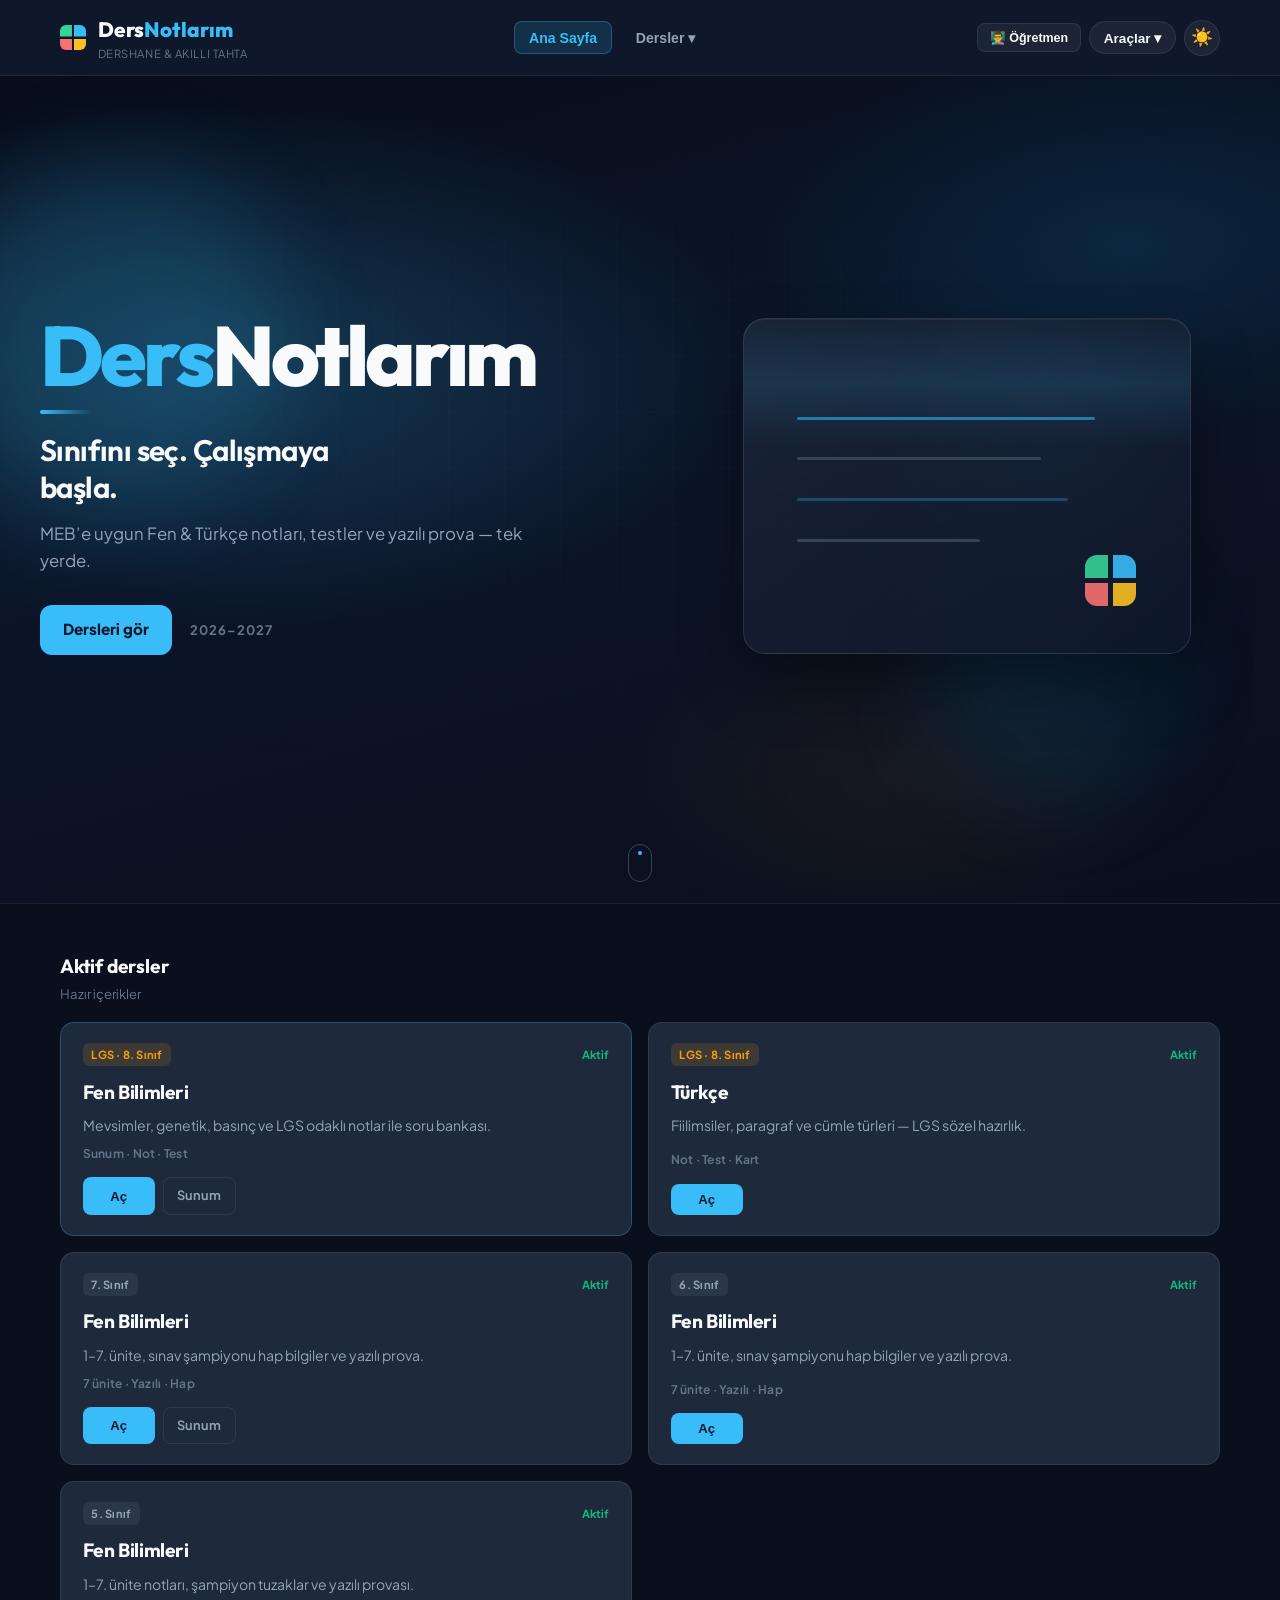
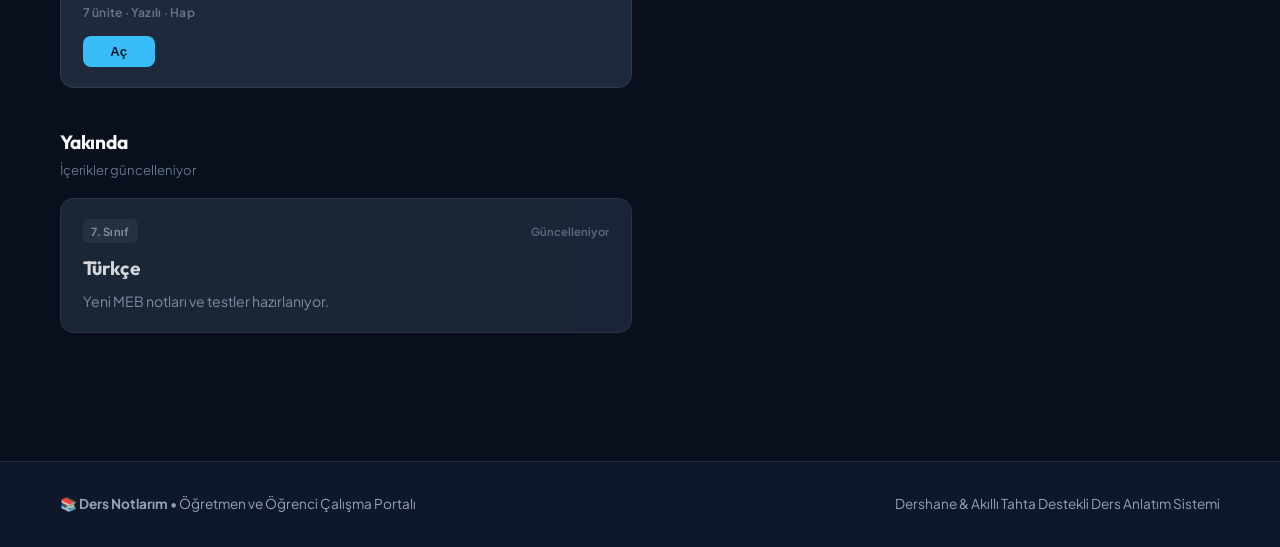
<file: index.html>
<!DOCTYPE html>
<html lang="tr" data-theme="dark">
<head>
    <meta charset="UTF-8">
    <meta name="viewport" content="width=device-width, initial-scale=1.0">
    <title>Ders Notlarım | Akıllı Tahta & Öğrenci Portalı</title>
    <meta name="description" content="5–8. Sınıf Fen Bilimleri ve Türkçe: MEB notları, LGS hazırlık, yazılı prova ve akıllı tahta sunumları.">
    <meta name="theme-color" content="#0f172a">
    <link rel="manifest" href="manifest.json">
    <link rel="icon" href="icons/icon.svg" type="image/svg+xml">
    <link rel="apple-touch-icon" href="icons/icon.svg">

    <!-- Open Graph / paylaşım -->
    <meta property="og:type" content="website">
    <meta property="og:title" content="Ders Notlarım | Akıllı Tahta & Öğrenci Portalı">
    <meta property="og:description" content="Ortaokul Fen ve Türkçe: konu notları, LGS soruları, yazılı prova ve akıllı tahta araçları.">
    <meta property="og:url" content="https://dersnotlarim.vercel.app">
    <meta property="og:site_name" content="Ders Notlarım">
    <meta name="twitter:card" content="summary_large_image">
    <meta name="twitter:title" content="Ders Notlarım">
    <meta name="twitter:description" content="LGS ve yazılıya hazırlık: notlar, testler, simülasyonlar.">
    
    <!-- Google Fonts -->
    <link rel="preconnect" href="https://fonts.googleapis.com">
    <link rel="preconnect" href="https://fonts.gstatic.com" crossorigin>
    <link href="https://fonts.googleapis.com/css2?family=Outfit:wght@400;500;600;700;800;900&family=Plus+Jakarta+Sans:wght@400;500;600;700&display=swap" rel="stylesheet">
    
    <!-- CSS -->
    <link rel="stylesheet" href="css/style.css?v=7.4">
</head>
<body class="mode-teacher">

    <!-- ÜST MENÜ (NAVBAR) -->
    <header class="navbar">
        <div class="container nav-container">
            <div class="brand-logo" onclick="app.showHome()" style="cursor: pointer;">
                <div class="brand-icon" aria-hidden="true"></div>
                <div>
                    <span class="brand-title">Ders<span>Notlarım</span></span>
                    <span class="brand-subtitle">Dershane & Akıllı Tahta</span>
                </div>
            </div>

            <!-- Navigasyon (masaüstü) -->
            <nav class="nav-links desktop-nav">
                <button class="nav-btn active" id="nav-btn-home" onclick="app.showHome()">Ana Sayfa</button>
                <div class="nav-dropdown" id="courses-dropdown">
                    <button type="button" class="nav-btn nav-dropdown-toggle" id="courses-toggle" aria-expanded="false" onclick="app.toggleNavDropdown('courses-dropdown')">
                        Dersler ▾
                    </button>
                    <div class="nav-dropdown-menu" role="menu">
                        <button type="button" role="menuitem" onclick="app.selectSubject('8', 'fen')">8. Sınıf Fen (LGS)</button>
                        <button type="button" role="menuitem" onclick="app.selectSubject('7', 'fen')">7. Sınıf Fen</button>
                        <button type="button" role="menuitem" onclick="app.selectSubject('6', 'fen')">6. Sınıf Fen</button>
                        <button type="button" role="menuitem" onclick="app.selectSubject('5', 'fen')">5. Sınıf Fen</button>
                        <button type="button" role="menuitem" onclick="app.selectSubject('8', 'turkce')">8. Sınıf Türkçe</button>
                        <button type="button" role="menuitem" onclick="app.selectSubject('7', 'turkce')">7. Sınıf Türkçe</button>
                    </div>
                </div>
            </nav>

            <div class="nav-actions">
                <button class="btn-mode-toggle" id="mode-toggle-btn" title="Öğretmen / Öğrenci modu">👨‍🏫 Öğretmen</button>
                <div class="nav-dropdown" id="tools-dropdown">
                    <button type="button" class="btn-tools-toggle" id="tools-toggle" aria-expanded="false" onclick="app.toggleNavDropdown('tools-dropdown')">
                        Araçlar ▾
                    </button>
                    <div class="nav-dropdown-menu tools-menu" role="menu">
                        <button type="button" role="menuitem" onclick="interactiveLab.startSpeedRun(); app.closeNavDropdowns()">⚡ 60sn Hızlı Ateş</button>
                        <button type="button" role="menuitem" class="teacher-only" onclick="interactiveLab.toggleQRModal(); app.closeNavDropdowns()">📱 QR Paylaş</button>
                        <button type="button" role="menuitem" class="teacher-only" onclick="toggleWheelModal(); app.closeNavDropdowns()">🎲 Çark</button>
                        <button type="button" role="menuitem" class="teacher-only" id="btn-toggle-smartboard-ui" onclick="toggleSmartBoardToolbar(); app.closeNavDropdowns()">✏️ Tahta</button>
                    </div>
                </div>
                <button class="theme-toggle-btn" id="theme-toggle-btn" title="Karanlık/Aydınlık Tema">
                    ☀️
                </button>
                <button class="mobile-nav-toggle" id="mobile-nav-toggle" aria-label="Menü" aria-expanded="false">☰</button>
            </div>
        </div>

        <!-- Mobil menü paneli -->
        <div class="mobile-nav-panel" id="mobile-nav-panel">
            <button class="nav-btn" onclick="app.showHome()">Ana Sayfa</button>
            <p class="mobile-nav-label">Dersler</p>
            <button class="nav-btn" onclick="app.selectSubject('8', 'fen')">8. Sınıf Fen (LGS)</button>
            <button class="nav-btn" onclick="app.selectSubject('7', 'fen')">7. Sınıf Fen</button>
            <button class="nav-btn" onclick="app.selectSubject('6', 'fen')">6. Sınıf Fen</button>
            <button class="nav-btn" onclick="app.selectSubject('5', 'fen')">5. Sınıf Fen</button>
            <button class="nav-btn" onclick="app.selectSubject('8', 'turkce')">8. Sınıf Türkçe</button>
            <button class="nav-btn" onclick="app.selectSubject('7', 'turkce')">7. Sınıf Türkçe</button>
            <p class="mobile-nav-label">Araçlar</p>
            <button class="nav-btn" onclick="interactiveLab.startSpeedRun()">⚡ 60sn Hızlı Ateş</button>
            <button class="nav-btn teacher-only" onclick="interactiveLab.toggleQRModal()">📱 QR Paylaş</button>
            <button class="nav-btn teacher-only" onclick="toggleWheelModal()">🎲 Çark</button>
            <button class="nav-btn teacher-only" onclick="toggleSmartBoardToolbar()">✏️ Tahta</button>
        </div>
    </header>

    <!-- ==========================================
         1. ANA SAYFA GÖRÜNÜMÜ (HOME VIEW)
         ========================================== -->
    <div id="view-home" class="page-view">
        <section class="home-hero-plane">
            <div class="home-hero-glow" aria-hidden="true"></div>
            <div class="home-hero-orb home-hero-orb--a" aria-hidden="true"></div>
            <div class="home-hero-orb home-hero-orb--b" aria-hidden="true"></div>
            <div class="container home-hero">
                <div class="home-hero-copy">
                    <p class="home-brand"><span>Ders</span>Notlarım</p>
                    <h1 class="home-title">Sınıfını seç. Çalışmaya başla.</h1>
                    <p class="home-desc">
                        MEB’e uygun Fen &amp; Türkçe notları, testler ve yazılı prova — tek yerde.
                    </p>
                    <div class="home-cta-row">
                        <a class="btn-home-cta" href="#ders-katalogu">Dersleri gör</a>
                        <span class="home-year">2026–2027</span>
                    </div>
                </div>
                <aside class="home-hero-stage" aria-hidden="true">
                    <div class="hero-stage-board">
                        <div class="hero-stage-scan"></div>
                        <div class="hero-stage-lines">
                            <span></span><span></span><span></span><span></span>
                        </div>
                        <div class="hero-stage-mark"></div>
                    </div>
                </aside>
            </div>
            <a class="home-scroll-cue" href="#ders-katalogu" aria-label="Derslere in">
                <span></span>
            </a>
        </section>

        <div class="container home-catalog" id="ders-katalogu">
            <div class="section-title-bar">
                <div>
                    <h2>Aktif dersler</h2>
                    <p class="section-sub">Hazır içerikler</p>
                </div>
            </div>

            <div class="category-cards-grid">
                <article class="course-card featured" onclick="app.selectSubject('8', 'fen')">
                    <div class="course-card-top">
                        <span class="course-grade-badge lgs">LGS · 8. Sınıf</span>
                        <span class="course-status-badge">Aktif</span>
                    </div>
                    <h3 class="course-title">Fen Bilimleri</h3>
                    <p class="course-desc">Mevsimler, genetik, basınç ve LGS odaklı notlar ile soru bankası.</p>
                    <div class="course-meta">Sunum · Not · Test</div>
                    <div class="course-actions">
                        <button type="button" class="btn-course-primary" onclick="event.stopPropagation(); app.selectSubject('8', 'fen')">Aç</button>
                        <a href="8-sinif.html" target="_blank" class="btn-course-secondary" onclick="event.stopPropagation()">Sunum</a>
                    </div>
                </article>

                <article class="course-card" onclick="app.selectSubject('8', 'turkce')">
                    <div class="course-card-top">
                        <span class="course-grade-badge lgs">LGS · 8. Sınıf</span>
                        <span class="course-status-badge">Aktif</span>
                    </div>
                    <h3 class="course-title">Türkçe</h3>
                    <p class="course-desc">Fiilimsiler, paragraf ve cümle türleri — LGS sözel hazırlık.</p>
                    <div class="course-meta">Not · Test · Kart</div>
                    <div class="course-actions">
                        <button type="button" class="btn-course-primary" onclick="event.stopPropagation(); app.selectSubject('8', 'turkce')">Aç</button>
                    </div>
                </article>

                <article class="course-card" onclick="app.selectSubject('7', 'fen')">
                    <div class="course-card-top">
                        <span class="course-grade-badge">7. Sınıf</span>
                        <span class="course-status-badge">Aktif</span>
                    </div>
                    <h3 class="course-title">Fen Bilimleri</h3>
                    <p class="course-desc">1–7. ünite, sınav şampiyonu hap bilgiler ve yazılı prova.</p>
                    <div class="course-meta">7 ünite · Yazılı · Hap</div>
                    <div class="course-actions">
                        <button type="button" class="btn-course-primary" onclick="event.stopPropagation(); app.selectSubject('7', 'fen')">Aç</button>
                        <a href="7-sinif.html" target="_blank" class="btn-course-secondary" onclick="event.stopPropagation()">Sunum</a>
                    </div>
                </article>

                <article class="course-card" onclick="app.selectSubject('6', 'fen')">
                    <div class="course-card-top">
                        <span class="course-grade-badge">6. Sınıf</span>
                        <span class="course-status-badge">Aktif</span>
                    </div>
                    <h3 class="course-title">Fen Bilimleri</h3>
                    <p class="course-desc">1–7. ünite, sınav şampiyonu hap bilgiler ve yazılı prova.</p>
                    <div class="course-meta">7 ünite · Yazılı · Hap</div>
                    <div class="course-actions">
                        <button type="button" class="btn-course-primary" onclick="event.stopPropagation(); app.selectSubject('6', 'fen')">Aç</button>
                    </div>
                </article>

                <article class="course-card" onclick="app.selectSubject('5', 'fen')">
                    <div class="course-card-top">
                        <span class="course-grade-badge">5. Sınıf</span>
                        <span class="course-status-badge">Aktif</span>
                    </div>
                    <h3 class="course-title">Fen Bilimleri</h3>
                    <p class="course-desc">1–7. ünite notları, şampiyon tuzaklar ve yazılı provası.</p>
                    <div class="course-meta">7 ünite · Yazılı · Hap</div>
                    <div class="course-actions">
                        <button type="button" class="btn-course-primary" onclick="event.stopPropagation(); app.selectSubject('5', 'fen')">Aç</button>
                    </div>
                </article>
            </div>

            <div class="section-title-bar upcoming-bar">
                <div>
                    <h2>Yakında</h2>
                    <p class="section-sub">İçerikler güncelleniyor</p>
                </div>
            </div>

            <div class="category-cards-grid upcoming-grid">
                <article class="course-card upcoming">
                    <div class="course-card-top">
                        <span class="course-grade-badge">7. Sınıf</span>
                        <span class="course-status-badge pending">Güncelleniyor</span>
                    </div>
                    <h3 class="course-title">Türkçe</h3>
                    <p class="course-desc">Yeni MEB notları ve testler hazırlanıyor.</p>
                </article>
            </div>
        </div>
    </div>

    <!-- ==========================================
         2. DERS DETAY GÖRÜNÜMÜ (COURSE VIEW)
         ========================================== -->
    <div id="view-course" class="page-view" style="display: none;">
        <div class="container">
            
            <!-- Ders Üst Çubuğu ve Geri Dön Butonu -->
            <div class="course-header-bar">
                <button class="btn-back-home" onclick="app.showHome()">
                    &larr; Ana Sayfaya Dön
                </button>
                <div class="course-header-info">
                    <span class="badge-active-grade" id="detail-grade-badge">8. Sınıf</span>
                    <h2 class="detail-title" id="detail-title">8. Sınıf Fen Bilimleri</h2>
                    <p class="detail-desc" id="detail-desc">LGS ve Okul Yazılılarına Yönelik Konu Anlatımı, Sunumlar ve Testler</p>
                </div>
            </div>

            <!-- ANA MODLAR (4) -->
            <div class="mode-tabs" id="mode-tabs">
                <button class="mode-tab-btn active" data-mode="ogren" onclick="app.switchMode('ogren')">Öğren</button>
                <button class="mode-tab-btn" data-mode="alistirma" id="mode-btn-alistirma" onclick="app.switchMode('alistirma')">Alıştır</button>
                <button class="mode-tab-btn" data-mode="sinav" id="mode-btn-sinav" onclick="app.switchMode('sinav')">Sınav</button>
                <button class="mode-tab-btn" data-mode="lab" id="mode-btn-lab" onclick="app.switchMode('lab')">Laboratuvar</button>
            </div>

            <!-- ALT SEKMELER -->
            <div class="sub-tabs" id="sub-tabs-ogren">
                <button class="sub-tab-btn active" data-tab="tab-notes" onclick="app.switchInnerTab('tab-notes')">Notlar</button>
                <button class="sub-tab-btn" data-tab="tab-curriculum" onclick="app.switchInnerTab('tab-curriculum')">Müfredat</button>
            </div>
            <div class="sub-tabs" id="sub-tabs-alistirma" hidden>
                <button class="sub-tab-btn active" data-tab="tab-flashcards" onclick="app.switchInnerTab('tab-flashcards')">Kartlar</button>
                <button class="sub-tab-btn" data-tab="tab-quiz" onclick="app.switchInnerTab('tab-quiz')">Test</button>
            </div>
            <div class="sub-tabs" id="sub-tabs-sinav" hidden>
                <button class="sub-tab-btn active" data-tab="tab-exams" onclick="app.switchInnerTab('tab-exams')">Yazılı</button>
                <button class="sub-tab-btn" data-tab="tab-champion" onclick="app.switchInnerTab('tab-champion')">Hap</button>
            </div>
            <div class="sub-tabs" id="sub-tabs-lab" hidden>
                <button class="sub-tab-btn active" data-tab="tab-presentation" onclick="app.switchInnerTab('tab-presentation')">Sunum</button>
                <button class="sub-tab-btn" data-tab="tab-simulations" onclick="app.switchInnerTab('tab-simulations')">Simülatör</button>
            </div>

            <!-- SEKMELERİN İÇERİĞİ -->
            <div class="tab-contents">
                
                <!-- SEKME 1: SUNUM -->
                <div id="tab-presentation" class="tab-pane">
                    <div class="presentation-box" id="presentation-box-content">
                        <!-- JS ile dolacak -->
                    </div>
                </div>

                <!-- SEKME: CANLI SİMÜLASYONLAR (YENİ TEKNOLOJİ) -->
                <div id="tab-simulations" class="tab-pane">
                    <div class="sim-wrapper">
                        
                        <!-- Simülasyon 1: 8. Sınıf Mevsim ve Dünya Simülatörü -->
                        <div class="sim-card" data-grades="5,7,8">
                            <div class="sim-header">
                                <h4>🌍 İnteraktif Mevsim & Yörünge Simülatörü</h4>
                                <span class="sim-badge">Canlı Deney</span>
                            </div>
                            <p style="color:var(--text-muted); font-size:0.88rem; margin-bottom:1rem;">
                                Dünya'yı Güneş etrafında döndürmek için aşağıdaki kaydırıcıyı hareket ettirin. Işınların açısını ve sıcaklık değişimini canlı izleyin:
                            </p>
                            
                            <!-- SVG Simülasyon Ekranı -->
                            <div class="sim-canvas-box">
                                <svg viewBox="0 0 400 220" width="100%" height="200">
                                    <!-- Yörünge -->
                                    <ellipse cx="200" cy="110" rx="150" ry="65" fill="none" stroke="#475569" stroke-dasharray="6"/>
                                    
                                    <!-- Güneş -->
                                    <circle cx="200" cy="110" r="32" fill="#f59e0b" filter="drop-shadow(0 0 15px #f59e0b)"/>
                                    <text x="200" y="115" fill="#0f172a" font-size="12" font-weight="bold" text-anchor="middle">GÜNEŞ</text>

                                    <!-- Güneş Işını -->
                                    <line id="sim-sun-ray" x1="200" y1="110" x2="350" y2="110" stroke="#fef08a" stroke-width="3" stroke-dasharray="4"/>

                                    <!-- Hareketli Dünya -->
                                    <circle id="sim-earth" cx="350" cy="110" r="22" fill="#0284c7" stroke="#38bdf8" stroke-width="2"/>
                                </svg>
                            </div>

                            <!-- Simülasyon Kontrolleri -->
                            <div class="sim-controls">
                                <label style="font-weight:700; font-size:0.85rem; display:flex; justify-content:space-between;">
                                    <span>📅 Yılın Günü (Dönüş Hareketi):</span>
                                    <span id="sim-date-text" style="color:var(--accent);">21 Haziran (Yaz Gündönümü)</span>
                                </label>
                                <input type="range" min="0" max="365" value="172" id="sim-day-slider" style="width:100%; margin:0.6rem 0;" oninput="interactiveLab.updateSeasonsSim(this.value)">
                            </div>

                            <!-- Canlı Göstergeler -->
                            <div class="sim-status-grid">
                                <div class="sim-stat">
                                    <span class="stat-lbl">Mevsim Durumu</span>
                                    <strong id="sim-season-text" style="color:var(--primary);">☀️ KYK: YAZ | GYK: KIŞ</strong>
                                </div>
                                <div class="sim-stat">
                                    <span class="stat-lbl">Gündüz / Gece</span>
                                    <strong id="sim-day-length">Gündüz: ~15 Saat | Gece: ~9 Saat (En Uzun Gündüz)</strong>
                                </div>
                            </div>
                        </div>

                        <!-- Simülasyon: Gölge Boyu (Eksen Eğikliği) -->
                        <div class="sim-card" data-grades="5,8" style="margin-top:1.5rem;">
                            <div class="sim-header">
                                <h4>🧍 Gölge Boyu Simülatörü (Işın Açısı)</h4>
                                <span class="sim-badge">Eksen Eğikliği</span>
                            </div>
                            <p style="color:var(--text-muted); font-size:0.88rem; margin-bottom:1rem;">
                                Güneş ışınlarının geliş açısını değiştir; gölge boyunun nasıl değiştiğini canlı gör. <strong>Işın dik → gölge kısa; ışın eğik → gölge uzun.</strong>
                            </p>
                            <div style="display:grid; grid-template-columns:1fr 1.1fr; gap:1rem; align-items:center;">
                                <div>
                                    <label style="font-weight:700; font-size:0.85rem; display:flex; justify-content:space-between;">
                                        <span>☀️ Işın açısı (ufka göre):</span>
                                        <span id="shadow-angle-text" style="color:var(--accent);">60°</span>
                                    </label>
                                    <input type="range" min="10" max="90" value="60" id="shadow-angle-slider" style="width:100%; margin:0.6rem 0;" oninput="interactiveLab.updateShadowSim(this.value)">
                                    <div class="sim-status-grid" style="margin-top:0.5rem;">
                                        <div class="sim-stat">
                                            <span class="stat-lbl">Gölge Boyu</span>
                                            <strong id="shadow-length-text" style="color:var(--primary);">~0.6 birim</strong>
                                        </div>
                                        <div class="sim-stat">
                                            <span class="stat-lbl">Sınav İpucu</span>
                                            <strong id="shadow-tip-text">Yaza yakın: kısa gölge</strong>
                                        </div>
                                    </div>
                                </div>
                                <div class="sim-canvas-box">
                                    <svg viewBox="0 0 320 180" width="100%" height="170">
                                        <line x1="20" y1="150" x2="300" y2="150" stroke="#475569" stroke-width="3"/>
                                        <line id="shadow-ray" x1="60" y1="20" x2="120" y2="150" stroke="#fef08a" stroke-width="3"/>
                                        <rect x="112" y="90" width="16" height="60" fill="#38bdf8" rx="3"/>
                                        <circle cx="120" cy="78" r="12" fill="#7dd3fc"/>
                                        <line id="shadow-cast" x1="128" y1="150" x2="200" y2="150" stroke="#94a3b8" stroke-width="10" stroke-linecap="round" opacity="0.7"/>
                                        <text x="160" y="172" fill="#94a3b8" font-size="11" text-anchor="middle">Zemin</text>
                                    </svg>
                                </div>
                            </div>
                        </div>

                        <!-- Simülasyon 2: Rüzgar ve Basınç Simülatörü -->
                        <div class="sim-card" data-grades="5,8" style="margin-top:1.5rem;">
                            <div class="sim-header">
                                <h4>🌪️ İnteraktif Rüzgar & Basınç Deneyi</h4>
                                <span class="sim-badge">Hava Hareketleri</span>
                            </div>
                            <p style="color:var(--text-muted); font-size:0.88rem; margin-bottom:1rem;">
                                İki komşu bölgenin sıcaklığını değiştirin, rüzgarın esme yönünü ve hızını gözlemleyin:
                            </p>

                            <div style="display:grid; grid-template-columns: 1fr 1fr; gap:1rem; margin-bottom:1rem;">
                                <div style="background:rgba(56,189,248,0.1); border:1px solid rgba(56,189,248,0.3); padding:1rem; border-radius:8px; text-align:center;">
                                    <strong style="color:var(--primary);">❄️ K Bölgesi Sıcaklığı</strong>
                                    <div id="temp-k-val" style="font-size:1.8rem; font-weight:800; margin:0.3rem 0;">10°C</div>
                                    <input type="range" min="-10" max="40" value="10" id="slider-temp-k" oninput="document.getElementById('temp-k-val').textContent=this.value+'°C'; interactiveLab.updateWindSim(parseInt(this.value), parseInt(document.getElementById('slider-temp-l').value))" style="width:100%;">
                                </div>
                                <div style="background:rgba(239,68,68,0.1); border:1px solid rgba(239,68,68,0.3); padding:1rem; border-radius:8px; text-align:center;">
                                    <strong style="color:#ef4444;">🔥 L Bölgesi Sıcaklığı</strong>
                                    <div id="temp-l-val" style="font-size:1.8rem; font-weight:800; margin:0.3rem 0;">32°C</div>
                                    <input type="range" min="-10" max="40" value="32" id="slider-temp-l" oninput="document.getElementById('temp-l-val').textContent=this.value+'°C'; interactiveLab.updateWindSim(parseInt(document.getElementById('slider-temp-k').value), parseInt(this.value))" style="width:100%;">
                                </div>
                            </div>

                            <div style="background:rgba(15,23,42,0.9); border:1px solid var(--border-color); padding:1rem; border-radius:8px; text-align:center;">
                                <div id="wind-fan-icon" style="font-size:2.5rem; display:inline-block; margin-bottom:0.4rem;">💨</div>
                                <div id="wind-dir-text" style="font-size:1.05rem; color:#f59e0b;"><strong>Rüzgarın Yönü:</strong> K Bölgesi (Yüksek Basınç / Soğuk) &rarr; L Bölgesi (Alçak Basınç / Sıcak)</div>
                                <div id="wind-speed-text" style="font-size:0.88rem; color:var(--text-muted); margin-top:0.3rem;">Fark: 22°C &rarr; Rüzgar Şiddeti: Kuvvetli Rüzgar</div>
                            </div>
                        </div>

                        <!-- Simülasyon 3: Katı Basıncı Laboratuvarı (Tuğla & Sünger Deneyi) -->
                        <div class="sim-card" data-grades="8" style="margin-top:1.5rem;">
                            <div class="sim-header">
                                <h4>🧱 Katı Basıncı Laboratuvarı (Tuğla & Sünger Çökme Deneyi)</h4>
                                <span class="sim-badge" style="background:rgba(245,158,11,0.2); color:#f59e0b; border:1px solid rgba(245,158,11,0.4);">8. Sınıf LGS</span>
                            </div>
                            <p style="color:var(--text-muted); font-size:0.88rem; margin-bottom:1rem;">
                                Katı basıncı formülü: <strong>P = G (Ağırlık) / S (Yüzey Alanı)</strong>. Tuğla sayısını artırın veya tuğlayı dik çevirin; süngere batma miktarını canlı gözlemleyin:
                            </p>

                            <div style="display:grid; grid-template-columns: 1fr 1.2fr; gap:1.25rem; align-items:center;">
                                <!-- Kontroller -->
                                <div style="background:rgba(255,255,255,0.03); border:1px solid var(--border-color); padding:1rem; border-radius:10px;">
                                    <div style="margin-bottom:1rem;">
                                        <label style="font-weight:700; font-size:0.85rem; display:block; margin-bottom:0.4rem;">
                                            🧱 Tuğla Adedi (Ağırlık):
                                        </label>
                                        <select id="solid-brick-count" onchange="interactiveLab.updateSolidPressure()" style="width:100%; background:var(--bg-card); border:1px solid var(--border-color); color:#fff; padding:8px; border-radius:6px; font-weight:700;">
                                            <option value="1">1 Tuğla (30 Newton)</option>
                                            <option value="2">2 Tuğla (60 Newton)</option>
                                            <option value="3">3 Tuğla (90 Newton)</option>
                                        </select>
                                    </div>

                                    <div>
                                        <label style="font-weight:700; font-size:0.85rem; display:block; margin-bottom:0.4rem;">
                                            📐 Temas Eden Yüzey Konumu:
                                        </label>
                                        <div style="display:flex; gap:1rem;">
                                            <label style="font-size:0.85rem; cursor:pointer;">
                                                <input type="radio" name="brick-orient" value="wide" checked onchange="interactiveLab.updateSolidPressure()">
                                                Geniş Taban (150 cm²)
                                            </label>
                                            <label style="font-size:0.85rem; cursor:pointer;">
                                                <input type="radio" name="brick-orient" value="narrow" onchange="interactiveLab.updateSolidPressure()">
                                                Dar / Dik Taban (50 cm²)
                                            </label>
                                        </div>
                                    </div>

                                    <!-- Canlı Değerler Tablosu -->
                                    <div style="margin-top:1rem; background:rgba(0,0,0,0.3); border-radius:8px; padding:0.75rem; font-size:0.82rem; display:grid; grid-template-columns: 1fr 1fr; gap:0.5rem;">
                                        <div>Ağırlık (G): <strong id="solid-val-weight" style="color:var(--primary);">30 N</strong></div>
                                        <div>Yüzey (S): <strong id="solid-val-area" style="color:#f59e0b;">150 cm²</strong></div>
                                        <div>Katı Basıncı: <strong id="solid-val-pressure" style="color:#10b981;">2000 Pa</strong></div>
                                        <div>Süngere Batma: <strong id="solid-val-sink" style="color:#ef4444; font-size:0.95rem;">1.4 cm</strong></div>
                                    </div>
                                </div>

                                <!-- SVG Tuğla & Sünger Çizimi -->
                                <div style="background:#0f172a; border:1px solid var(--border-color); border-radius:10px; padding:0.5rem; text-align:center;">
                                    <svg viewBox="0 0 300 200" width="100%" height="180">
                                        <!-- Arka Plan & Zemin Çizgisi -->
                                        <line x1="10" y1="180" x2="290" y2="180" stroke="#334155" stroke-width="3"/>
                                        
                                        <!-- Esnek Sünger -->
                                        <path id="solid-sponge-svg" d="M20,130 Q150,144 280,130 L280,180 L20,180 Z" fill="#eab308" opacity="0.85"/>
                                        <text x="150" y="165" fill="#713f12" font-size="11" font-weight="900" text-anchor="middle">ESNEK SÜNGER</text>

                                        <!-- Tuğla(lar) -->
                                        <rect id="solid-brick-svg" x="80" y="104" width="140" height="40" rx="4" fill="#ef4444" stroke="#b91c1c" stroke-width="2"/>
                                    </svg>
                                </div>
                            </div>
                        </div>

                        <!-- Simülasyon 4: Sıvı Basıncı Laboratuvarı (Derinlik, Sıvı Yoğunluğu & Manometre) -->
                        <div class="sim-card" data-grades="8" style="margin-top:1.5rem;">
                            <div class="sim-header">
                                <h4>🧪 Sıvı Basıncı Laboratuvarı (Manometre & Sıvı Yoğunluğu)</h4>
                                <span class="sim-badge" style="background:rgba(56,189,248,0.2); color:var(--primary); border:1px solid rgba(56,189,248,0.4);">8. Sınıf LGS</span>
                            </div>
                            <p style="color:var(--text-muted); font-size:0.88rem; margin-bottom:1rem;">
                                Sıvı basıncı formülü: <strong>P = h (Derinlik) &bull; d (Yoğunluk) &bull; g</strong>. Sıvı türünü değiştirin ve huni probunu kabın derinliklerine indirin; U borusundaki basınç seviyesini canlı izleyin:
                            </p>

                            <div style="display:grid; grid-template-columns: 1fr 1.2fr; gap:1.25rem; align-items:center;">
                                <!-- Kontroller -->
                                <div style="background:rgba(255,255,255,0.03); border:1px solid var(--border-color); padding:1rem; border-radius:10px;">
                                    <div style="margin-bottom:1rem;">
                                        <label style="font-weight:700; font-size:0.85rem; display:block; margin-bottom:0.4rem;">
                                            🧪 Sıvı Türü (Yoğunluk - d):
                                        </label>
                                        <select id="liquid-type-select" onchange="interactiveLab.updateLiquidPressure()" style="width:100%; background:var(--bg-card); border:1px solid var(--border-color); color:#fff; padding:8px; border-radius:6px; font-weight:700;">
                                            <option value="1.0">Saf Su (d = 1.0 g/cm³)</option>
                                            <option value="0.9">Zeytinyağı (d = 0.9 g/cm³)</option>
                                            <option value="1.2">Tuzlu Su (d = 1.2 g/cm³)</option>
                                            <option value="13.6">Cıva (d = 13.6 g/cm³)</option>
                                        </select>
                                    </div>

                                    <div>
                                        <label style="font-weight:700; font-size:0.85rem; display:flex; justify-content:space-between;">
                                            <span>📏 Huni Derinliği (h):</span>
                                            <span id="liquid-val-depth" style="color:var(--primary);">30 cm</span>
                                        </label>
                                        <input type="range" min="10" max="70" value="30" id="liquid-depth-slider" oninput="interactiveLab.updateLiquidPressure()" style="width:100%; margin-top:0.4rem;">
                                    </div>

                                    <!-- Canlı Değerler Tablosu -->
                                    <div style="margin-top:1rem; background:rgba(0,0,0,0.3); border-radius:8px; padding:0.75rem; font-size:0.82rem;">
                                        <div style="margin-bottom:0.25rem;">Sıvı Yoğunluğu: <strong id="liquid-val-density" style="color:#f59e0b;">1.0 g/cm³ (Saf Su)</strong></div>
                                        <div>Hesaplanan Sıvı Basıncı: <strong id="liquid-val-pressure" style="color:#10b981; font-size:1.05rem;">3000 Pa</strong></div>
                                    </div>
                                </div>

                                <!-- SVG Sıvı Kabı ve Manometre -->
                                <div style="background:#0f172a; border:1px solid var(--border-color); border-radius:10px; padding:0.5rem; text-align:center;">
                                    <svg viewBox="0 0 300 200" width="100%" height="180">
                                        <!-- Sıvı Kabı -->
                                        <rect x="30" y="40" width="120" height="140" fill="rgba(56,189,248,0.18)" stroke="#38bdf8" stroke-width="2" rx="4"/>
                                        <text x="90" y="32" fill="#94a3b8" font-size="10" text-anchor="middle">Sıvı Kabı</text>

                                        <!-- Huni Ucu / Prob -->
                                        <g id="liquid-probe-svg" transform="translate(90, 83)">
                                            <line x1="0" y1="-80" x2="0" y2="0" stroke="#f59e0b" stroke-width="3"/>
                                            <polygon points="-12,-8 12,-8 0,6" fill="#f59e0b"/>
                                            <line x1="0" y1="-80" x2="90" y2="-40" stroke="#f59e0b" stroke-width="2" stroke-dasharray="3"/>
                                        </g>

                                        <!-- U Borulu Manometre -->
                                        <path d="M190,60 L190,160 Q205,175 220,160 L220,60" fill="none" stroke="#64748b" stroke-width="12" stroke-linecap="round"/>
                                        <path d="M190,60 L190,160 Q205,175 220,160 L220,60" fill="none" stroke="#0f172a" stroke-width="8" stroke-linecap="round"/>
                                        
                                        <!-- Manometre Sıvı Kolu -->
                                        <rect id="manometer-level-svg" x="216" y="93" width="8" height="67" fill="#ef4444" rx="3"/>
                                        <text x="210" y="48" fill="#ef4444" font-size="10" font-weight="bold" text-anchor="middle">Manometre (Δh)</text>
                                    </svg>
                                </div>
                            </div>
                        </div>

                        <!-- Simülasyon 5: DNA Eşleme & Onarım Mini Oyunu (8. Sınıf) -->
                        <div class="sim-card" data-grades="8" style="margin-top:1.5rem;">
                            <div class="sim-header">
                                <h4>🧬 DNA Eşleme & Onarım Mini Oyunu</h4>
                                <span class="sim-badge" style="background:rgba(236,72,153,0.2); color:#ec4899; border:1px solid rgba(236,72,153,0.4);">Oyunlaştırma</span>
                            </div>
                            <p style="color:var(--text-muted); font-size:0.88rem; margin-bottom:1rem;">
                                DNA zinciri kendini eşliyor! 1. İplikteki bazların karşısına uygun nükleotidi (<strong>A - T</strong> ve <strong>G - C</strong>) seçerek yerleştirin:
                            </p>

                            <div class="dna-game-container">
                                <div id="dna-game-info" style="text-align:center; font-size:1.05rem; margin-bottom:1rem; color:#fff;">
                                    Sıradaki nükleotid: <strong>A</strong>. Karşısına hangi nükleotid gelmelidir?
                                </div>

                                <div id="dna-error-alert" style="display:none; background:rgba(239,68,68,0.2); border:1px solid #ef4444; color:#fca5a5; padding:0.6rem; border-radius:8px; text-align:center; font-weight:bold; margin-bottom:1rem; font-size:0.9rem;"></div>

                                <!-- DNA İplikleri Gösterimi -->
                                <div id="dna-board-container"></div>

                                <!-- Nükleotid Seçim Butonları -->
                                <div class="dna-picker-row">
                                    <button class="btn-dna-pick" style="background:#ef4444; color:#fff;" onclick="interactiveLab.pickDNABase('A')">
                                        🔴 Adenin (A)
                                    </button>
                                    <button class="btn-dna-pick" style="background:#0284c7; color:#fff;" onclick="interactiveLab.pickDNABase('T')">
                                        🔵 Timin (T)
                                    </button>
                                    <button class="btn-dna-pick" style="background:#10b981; color:#fff;" onclick="interactiveLab.pickDNABase('G')">
                                        🟢 Guanin (G)
                                    </button>
                                    <button class="btn-dna-pick" style="background:#f59e0b; color:#0f172a;" onclick="interactiveLab.pickDNABase('C')">
                                        🟡 Sitozin (C)
                                    </button>
                                    <button class="btn-dna-pick" style="background:rgba(255,255,255,0.1); color:#fff; border:1px solid var(--border-color);" onclick="interactiveLab.initDNAGame()" title="Sıfırla">
                                        🔄 Yeniden Başlat
                                    </button>
                                </div>
                            </div>
                        </div>

                        <!-- Simülasyon 6: Mitoz & Mayoz Evre Sıralama Laboratuvarı (7. Sınıf) -->
                        <div class="sim-card" data-grades="7" style="margin-top:1.5rem;">
                            <div class="sim-header">
                                <h4>🔬 Mitoz Bölünme Evre Sıralama Laboratuvarı</h4>
                                <span class="sim-badge" style="background:rgba(16,185,129,0.2); color:#10b981; border:1px solid rgba(16,185,129,0.4);">7. Sınıf Hücre</span>
                            </div>
                            <p style="color:var(--text-muted); font-size:0.88rem; margin-bottom:1rem;">
                                Hücre bölünmesi evreleri karışık verilmiştir. Kartlara tıklayarak 1'den 5'e kadar doğru biyolojik sıraya (PMAT) dizin. Doğru tamamlandığında hücrenin ikiye bölünüşünü izleyin:
                            </p>

                            <!-- Sıralama Slotları (1'den 5'e) -->
                            <div style="font-weight:700; font-size:0.85rem; color:var(--text-muted); margin-bottom:0.4rem;">🎯 Sıralama Hattı (1. Adımdan 5. Adıma):</div>
                            <div class="mitosis-slots-grid" id="mitosis-slots-container"></div>

                            <!-- Hücre Bölünme Animasyon Alanı -->
                            <div class="mitosis-cell-container">
                                <div id="mitosis-anim-cell" class="mitosis-cell-single">2n</div>
                            </div>
                            <div id="mitosis-feedback" style="text-align:center; margin-bottom:1rem; font-size:0.9rem;">
                                Henüz 0/5 evre yerleştirildi. Doğru sırayı tamamlayın.
                            </div>

                            <!-- Seçilebilir Evre Havuzu -->
                            <div style="font-weight:700; font-size:0.85rem; color:var(--text-muted); margin-bottom:0.4rem;">📦 Kart Havuzu (Sıraya eklemek için karta tıklayın):</div>
                            <div class="mitosis-pool-grid" id="mitosis-pool-container"></div>
                            
                            <div style="text-align:center; margin-top:1rem;">
                                <button class="btn-primary" style="padding:0.5rem 1.5rem; font-size:0.85rem; border-radius:var(--radius-full);" onclick="interactiveLab.initMitosisGame()">
                                    🔄 Kartları Karıştır & Baştan Başla
                                </button>
                            </div>
                        </div>

                    </div>
                </div>

                <!-- SEKME: HAFIZA KARTLARI (FLASHCARDS) -->
                <div id="tab-flashcards" class="tab-pane">
                    <div id="flashcards-container">
                        <!-- JS ile dolacak -->
                    </div>
                </div>

                <!-- SEKME 2: NOTLAR -->
                <div id="tab-notes" class="tab-pane active">
                    <div class="notes-panel" id="notes-container">
                        <!-- JS ile dolacak -->
                    </div>
                </div>

                <!-- SEKME 3: QUIZ -->
                <div id="tab-quiz" class="tab-pane">
                    <div class="quiz-container" id="quiz-container">
                        <!-- JS ile dolacak -->
                    </div>
                </div>

                <!-- SEKME: YAZILI PROVA -->
                <div id="tab-exams" class="tab-pane">
                    <div id="exams-container">
                        <!-- JS ile dolacak -->
                    </div>
                </div>

                <!-- SEKME: SINAV ŞAMPİYONU HAP -->
                <div id="tab-champion" class="tab-pane">
                    <div id="champion-container" class="notes-grid">
                        <!-- JS ile dolacak -->
                    </div>
                </div>

                <!-- SEKME 4: MÜFREDAT -->
                <div id="tab-curriculum" class="tab-pane">
                    <!-- JS renderCurriculum() dinamik akordiyon ile render edilir -->
                </div>

            </div>

        </div>
    </div>

    <!-- GÖMÜLÜ SUNUM MODALI (AKILLI TAHTA) -->
    <div class="presentation-modal" id="presentation-modal">
        <div class="modal-header">
            <div class="modal-title-group">
                <span style="font-size: 1.2rem;">🖥️</span>
                <h3 id="modal-presentation-title" style="font-size: 1.1rem; margin: 0; color: white;">Sunum Başlığı</h3>
            </div>
            <div class="modal-actions">
                <a id="modal-external-link" href="#" target="_blank" class="btn-modal-link">
                    ↗️ Tam Ekranda Aç
                </a>
                <button class="modal-close-btn" onclick="app.closePresentationModal()">
                    ✕ Kapat
                </button>
            </div>
        </div>
        <div class="modal-iframe-container">
            <iframe id="modal-presentation-iframe" src="about:blank" allowfullscreen></iframe>
        </div>
    </div>

    <!-- ==========================================
         3. NET VE BELİRGİN AKILLI TAHTA ÇUBUĞU
         (Öğretmen İstediğinde Açılır / Kapanır)
         ========================================== -->
    <div id="smart-board-toolbar" class="smart-toolbar-container" style="display: none;">
        <div class="smart-toolbar-badge">✏️ Akıllı Tahta Araçları</div>
        <div class="smart-toolbar-buttons">
            <button class="board-btn active" id="tool-cursor" onclick="smartBoard.setTool('none')" title="Normal İmleç">
                👆 Seçim
            </button>
            <button class="board-btn" id="tool-pen" onclick="smartBoard.setTool('pen')" title="Yazı Kalemi">
                ✏️ Kalem
            </button>
            <!-- Renkler -->
            <div class="board-colors" id="board-colors-group" style="display: none;">
                <span class="color-circle active" style="background:#f59e0b;" onclick="smartBoard.setColor('#f59e0b')"></span>
                <span class="color-circle" style="background:#ef4444;" onclick="smartBoard.setColor('#ef4444')"></span>
                <span class="color-circle" style="background:#38bdf8;" onclick="smartBoard.setColor('#38bdf8')"></span>
                <span class="color-circle" style="background:#22c55e;" onclick="smartBoard.setColor('#22c55e')"></span>
                <span class="color-circle" style="background:#ffffff;" onclick="smartBoard.setColor('#ffffff')"></span>
            </div>
            <button class="board-btn" id="tool-highlighter" onclick="smartBoard.setTool('highlighter')" title="Fosforlu Vurgulayıcı">
                🖍️ Vurgula
            </button>
            <button class="board-btn" id="tool-laser" onclick="smartBoard.setTool('laser')" title="Lazer Işığı">
                🔴 Lazer
            </button>
            <button class="board-btn" id="tool-spotlight" onclick="smartBoard.setTool('spotlight')" title="Odak Feneri / Karartma Modu">
                🔦 Odak
            </button>
            <button class="board-btn" onclick="smartBoard.clearCanvas()" title="Tüm Çizimleri Temizle">
                🧹 Temizle
            </button>
            <button class="board-btn" onclick="toggleTimerBox()" title="Soru Süre Ölçer">
                ⏱️ Süre
            </button>
            <button class="board-btn close-toolbar" onclick="toggleSmartBoardToolbar()" title="Araçları Gizle">
                ✕
            </button>
        </div>
    </div>

    <!-- SÜRE ÖLÇER KUTUSU -->
    <div id="smart-timer-box" class="smart-timer-modal" style="display: none;">
        <div class="timer-top">
            <span>⏱️ Soru Çözüm Sayacı</span>
            <button class="timer-close-btn" onclick="toggleTimerBox()">✕</button>
        </div>
        <div class="timer-big-display" id="timer-display">01:00</div>
        <div class="timer-presets">
            <button onclick="setTimerSeconds(30)">30 sn</button>
            <button onclick="setTimerSeconds(60)">1 dk</button>
            <button onclick="setTimerSeconds(120)">2 dk</button>
            <button onclick="setTimerSeconds(300)">5 dk</button>
        </div>
        <div class="timer-bottom-actions">
            <button id="btn-timer-toggle" class="btn-timer-start" onclick="toggleTimerRunning()">Başlat</button>
            <button class="btn-timer-reset" onclick="resetTimer()">Sıfırla</button>
        </div>
    </div>

    <!-- SINIF ÇARKIFELEĞİ MODALI (ÖĞRENCİ / SORU SEÇİCİ) -->
    <div id="lucky-wheel-modal" class="wheel-modal" style="display: none;" onclick="if(event.target === this) toggleWheelModal()">
        <div class="wheel-modal-content">
            <div class="wheel-header">
                <h3>🎲 Sınıf Çarkıfeleği (Sıradaki Soruyu Kim Çözecek?)</h3>
                <button class="wheel-close-btn" onclick="toggleWheelModal()">✕</button>
            </div>
            <div class="wheel-body">
                <div class="wheel-canvas-container">
                    <canvas id="lucky-wheel-canvas" width="300" height="300"></canvas>
                    <button class="btn-spin-now" onclick="interactiveLab.spinWheel()">🎯 ÇARK'I ÇEVİR!</button>
                </div>
                <div class="wheel-settings">
                    <div id="wheel-result-text" class="wheel-result">
                        Çarkı çevirin ve tahtaya kalkacak şanslı öğrenciyi belirleyin!
                    </div>
                    <label style="font-size:0.82rem; font-weight:700; color:var(--text-muted); display:block; margin-top:0.75rem;">
                        👥 Sınıf Listesi (Her satıra bir isim yazabilirsiniz):
                    </label>
                    <textarea id="wheel-student-names" rows="5" style="width:100%; background:rgba(0,0,0,0.3); border:1px solid var(--border-color); color:#fff; border-radius:6px; padding:8px; font-size:0.85rem;" oninput="interactiveLab.drawWheel(document.getElementById('lucky-wheel-canvas').getContext('2d'), interactiveLab.getStudentNames())">Ahmet
Zeynep
Mehmet
Elif
Can
Ayşe
Burak
Selin</textarea>
                </div>
            </div>
        </div>
    </div>

    <!-- 60 SANİYE HIZLI ATEŞ (SPEED RUN) MODALI -->
    <div id="speedrun-modal" class="speedrun-modal" style="display: none;" onclick="if(event.target === this) interactiveLab.closeSpeedRun()">
        <div class="speedrun-modal-content">
            <button class="sr-close-x" onclick="interactiveLab.closeSpeedRun()">✕</button>
            <div class="sr-top-bar">
                <div class="sr-timer" id="sr-timer-text">60s</div>
                <div class="sr-stats">
                    <span class="sr-stat-badge" id="sr-score-text" style="color:#f59e0b;">Skor: 0</span>
                    <span class="sr-stat-badge" id="sr-combo-text" style="color:#38bdf8;">Combo: x1</span>
                </div>
            </div>

            <div class="sr-question-box" id="sr-question-title">
                Soru yükleniyor...
            </div>

            <div class="sr-feedback-box" id="sr-feedback-text"></div>

            <div class="sr-buttons-wrap" id="sr-buttons-wrap">
                <button class="btn-sr-choice btn-sr-true" onclick="interactiveLab.answerSpeedRun(true)">
                    <span style="font-size:1.4rem;">✅</span> DOĞRU
                </button>
                <button class="btn-sr-choice btn-sr-false" onclick="interactiveLab.answerSpeedRun(false)">
                    <span style="font-size:1.4rem;">❌</span> YANLIŞ
                </button>
            </div>
        </div>
    </div>

    <!-- TAHTADAN TELEFONA QR KOD MODALI -->
    <div id="qr-modal" class="qr-modal" style="display: none;" onclick="if(event.target === this) interactiveLab.toggleQRModal()">
        <div class="qr-modal-content">
            <button class="sr-close-x" onclick="interactiveLab.toggleQRModal()">✕</button>
            <h3 style="color:var(--primary); font-size:1.35rem; margin-bottom:0.4rem; display:flex; align-items:center; justify-content:center; gap:0.5rem;">
                📱 <span>Telefondan Bağlan</span>
            </h3>
            <p style="color:var(--text-muted); font-size:0.86rem; margin-bottom:1rem;">
                Öğrenciler telefon kamerasını tahtadaki bu koda tutarak canlı simülasyonları ve testleri kendi cihazlarında açabilirler.
            </p>

            <!-- URL Seçim Butonları -->
            <div style="display:flex; justify-content:center; gap:0.5rem; margin-bottom:1rem; flex-wrap:wrap;">
                <button id="btn-qr-vercel" class="btn-qr-choice active" data-url="https://dersnotlarim.vercel.app" onclick="interactiveLab.switchQRUrl('https://dersnotlarim.vercel.app')">
                    🌐 Canlı İnternet Adresi
                </button>
                <button id="btn-qr-current" class="btn-qr-choice" data-url="" onclick="interactiveLab.switchQRUrl(window.location.href)">
                    💻 Bu Tahtanın / Cihazın Adresi
                </button>
            </div>

            <div class="qr-code-box">
                <!-- Gerçek Taranabilir Dinamik QR Kodu -->
                <div id="qr-code-target" style="display:flex; justify-content:center; align-items:center; min-height:200px; min-width:200px;"></div>
            </div>

            <!-- Adres Kutusu ve Kopyala Butonu -->
            <div style="background:rgba(255,255,255,0.06); border:1px solid var(--border-color); padding:0.6rem 0.9rem; border-radius:8px; font-size:0.85rem; margin-top:0.75rem; display:flex; justify-content:space-between; align-items:center; gap:0.5rem;">
                <span style="overflow:hidden; text-overflow:ellipsis; white-space:nowrap; color:var(--text-main); font-size:0.82rem;">
                    🔗 <strong id="qr-url-text" style="color:var(--primary);">https://dersnotlarim.vercel.app</strong>
                </span>
                <button id="btn-copy-qr-url" onclick="interactiveLab.copyQRUrl()" style="background:rgba(56,189,248,0.2); border:1px solid rgba(56,189,248,0.4); color:var(--primary); padding:0.35rem 0.75rem; border-radius:6px; font-size:0.75rem; font-weight:700; cursor:pointer; white-space:nowrap;">
                    📋 Kopyala
                </button>
            </div>

            <p class="qr-instruction" style="margin-top:0.85rem;">
                💡 <strong>Kamera ile Okutma:</strong> Telefonunuzun kamerasını QR koda doğrultun, ekranda beliren bağlantı bildirimine dokunun.
            </p>
        </div>
    </div>

    <!-- ALT BİLGİ -->
    <footer class="footer">
        <div class="container footer-content">
            <div>
                <strong>📚 Ders Notlarım</strong> &bull; Öğretmen ve Öğrenci Çalışma Portalı
            </div>
            <div>
                Dershane & Akıllı Tahta Destekli Ders Anlatım Sistemi
            </div>
        </div>
    </footer>

    <!-- JS -->
    <script src="js/sound-fx.js?v=7.4"></script>
    <script src="js/qrcode.min.js?v=7.4"></script>
    <script src="js/data.js?v=7.4"></script>
    <script src="js/board-tools.js?v=7.4"></script>
    <script src="js/interactive-lab.js?v=7.4"></script>
    <script src="js/app.js?v=7.4"></script>
    <script>
        function toggleWheelModal() {
            const modal = document.getElementById('lucky-wheel-modal');
            if (!modal) return;
            const isHidden = modal.style.display === 'none' || modal.style.display === '';
            modal.style.display = isHidden ? 'flex' : 'none';
            if (isHidden) {
                setTimeout(() => {
                    const canvas = document.getElementById('lucky-wheel-canvas');
                    if (canvas) interactiveLab.drawWheel(canvas.getContext('2d'), interactiveLab.getStudentNames());
                }, 50);
            }
        }

        // Simülasyonları hazırla
        window.addEventListener('DOMContentLoaded', () => {
            if (window.interactiveLab) {
                interactiveLab.updateSolidPressure();
                interactiveLab.updateLiquidPressure();
                interactiveLab.updateShadowSim(60);
                interactiveLab.initDNAGame();
                interactiveLab.initMitosisGame();
            }
        });
    </script>
</body>
</html>
</file>
<file: css/style.css>
/* ===================================================
   DERS NOTLARIM - SADE, ŞIK VE KATEGORİZE PORTAL
   =================================================== */

@import url('https://fonts.googleapis.com/css2?family=Outfit:wght@500;600;700;800&family=Plus+Jakarta+Sans:wght@400;500;600;700&display=swap');

:root {
    --font-heading: 'Outfit', sans-serif;
    --font-body: 'Plus Jakarta Sans', sans-serif;

    /* Tema Renkleri */
    --bg-page: #0a0f1d;
    --bg-surface: #0f172a;
    --bg-card: #1e293b;
    --bg-card-hover: #273549;
    
    --text-main: #f8fafc;
    --text-muted: #94a3b8;
    --text-dim: #64748b;
    
    --border-color: rgba(255, 255, 255, 0.08);
    --border-hover: rgba(56, 189, 248, 0.4);

    --primary: #38bdf8;
    --primary-dark: #0284c7;
    --accent: #f59e0b;
    --success: #10b981;
    --danger: #ef4444;
    
    --radius-sm: 8px;
    --radius-md: 14px;
    --radius-lg: 20px;
    --radius-full: 9999px;
}

[data-theme="light"] {
    --bg-page: #f8fafc;
    --bg-surface: #ffffff;
    --bg-card: #ffffff;
    --bg-card-hover: #f1f5f9;
    
    --text-main: #0f172a;
    --text-muted: #475569;
    --text-dim: #94a3b8;
    
    --border-color: rgba(0, 0, 0, 0.08);
    --border-hover: rgba(2, 132, 199, 0.4);

    --primary: #0284c7;
    --primary-dark: #0369a1;
}

/* Temel */
*, *::before, *::after {
    box-sizing: border-box;
    margin: 0;
    padding: 0;
}

body {
    font-family: var(--font-body);
    background-color: var(--bg-page);
    color: var(--text-main);
    line-height: 1.5;
    min-height: 100vh;
}

.container {
    width: 100%;
    max-width: 1200px;
    margin: 0 auto;
    padding: 0 1.25rem;
}

/* ===================================================
   ÜST MENÜ (NAVBAR)
   =================================================== */
.navbar {
    background: var(--bg-surface);
    border-bottom: 1px solid var(--border-color);
    padding: 0.85rem 0;
    position: sticky;
    top: 0;
    z-index: 1000;
}

.nav-container {
    display: flex;
    align-items: center;
    justify-content: space-between;
    gap: 1rem;
}

.brand-logo {
    display: flex;
    align-items: center;
    gap: 0.75rem;
    user-select: none;
}

.brand-icon {
    width: 1.6rem;
    height: 1.6rem;
    border-radius: 6px;
    background:
        linear-gradient(#34d399, #34d399) 0 0 / 46% 46% no-repeat,
        linear-gradient(#38bdf8, #38bdf8) 100% 0 / 46% 46% no-repeat,
        linear-gradient(#f87171, #f87171) 0 100% / 46% 46% no-repeat,
        linear-gradient(#fbbf24, #fbbf24) 100% 100% / 46% 46% no-repeat;
    flex-shrink: 0;
}

.brand-title {
    font-size: 1.3rem;
    font-family: var(--font-heading);
    font-weight: 800;
}

.brand-title span {
    color: var(--primary);
}

.brand-subtitle {
    font-size: 0.7rem;
    color: var(--text-dim);
    text-transform: uppercase;
    letter-spacing: 0.05em;
    display: block;
}

.nav-links {
    display: flex;
    gap: 0.5rem;
}

.nav-btn {
    background: transparent;
    border: 1px solid transparent;
    color: var(--text-muted);
    padding: 0.45rem 0.9rem;
    border-radius: var(--radius-sm);
    font-size: 0.88rem;
    font-weight: 600;
    cursor: pointer;
    transition: all 0.2s;
}

.nav-btn:hover {
    color: var(--text-main);
    background: rgba(255, 255, 255, 0.05);
}

.nav-btn.active {
    background: rgba(56, 189, 248, 0.15);
    color: var(--primary);
    border-color: rgba(56, 189, 248, 0.3);
}

.nav-actions {
    display: flex;
    align-items: center;
    gap: 0.5rem;
}

.nav-dropdown {
    position: relative;
}

.nav-dropdown-menu {
    display: none;
    position: absolute;
    top: calc(100% + 0.4rem);
    left: 0;
    min-width: 12.5rem;
    background: var(--bg-card);
    border: 1px solid var(--border-color);
    border-radius: var(--radius-md);
    padding: 0.35rem;
    box-shadow: 0 12px 32px rgba(0, 0, 0, 0.35);
    z-index: 1200;
}

.nav-dropdown.tools-menu .nav-dropdown-menu,
.nav-dropdown .tools-menu,
.nav-dropdown#tools-dropdown .nav-dropdown-menu {
    left: auto;
    right: 0;
}

.nav-dropdown.open .nav-dropdown-menu {
    display: flex;
    flex-direction: column;
    gap: 0.15rem;
}

.nav-dropdown-menu button {
    background: transparent;
    border: none;
    color: var(--text-main);
    text-align: left;
    padding: 0.55rem 0.75rem;
    border-radius: var(--radius-sm);
    font-size: 0.88rem;
    font-weight: 600;
    cursor: pointer;
    width: 100%;
}

.nav-dropdown-menu button:hover {
    background: rgba(56, 189, 248, 0.12);
    color: var(--primary);
}

.btn-tools-toggle {
    background: rgba(255, 255, 255, 0.06);
    color: var(--text-main);
    border: 1px solid var(--border-color);
    font-weight: 700;
    font-size: 0.85rem;
    padding: 0.45rem 0.85rem;
    border-radius: var(--radius-full);
    cursor: pointer;
}

.btn-tools-toggle:hover {
    border-color: rgba(56, 189, 248, 0.35);
    color: var(--primary);
}

.mobile-nav-label {
    margin: 0.75rem 0 0.25rem;
    padding: 0 0.25rem;
    font-size: 0.7rem;
    font-weight: 800;
    letter-spacing: 0.06em;
    text-transform: uppercase;
    color: var(--text-muted);
}

.btn-wheel-toggle {
    background: linear-gradient(135deg, #ec4899, #8b5cf6);
    color: #ffffff;
    font-weight: 700;
    border: none;
    padding: 0.5rem 1rem;
    border-radius: var(--radius-full);
    font-size: 0.85rem;
    cursor: pointer;
    transition: transform 0.2s;
    box-shadow: 0 4px 12px rgba(236, 72, 153, 0.3);
}

.btn-wheel-toggle:hover {
    transform: translateY(-2px);
    box-shadow: 0 6px 16px rgba(236, 72, 153, 0.5);
}

.btn-board-toggle {
    background: linear-gradient(135deg, #f59e0b, #d97706);
    color: #0f172a;
    font-weight: 700;
    border: none;
    padding: 0.5rem 1.1rem;
    border-radius: var(--radius-full);
    font-size: 0.85rem;
    cursor: pointer;
    transition: transform 0.2s;
}

.btn-board-toggle:hover {
    transform: translateY(-2px);
}

.btn-board-toggle.active {
    box-shadow: 0 0 15px rgba(245, 158, 11, 0.5);
}

.theme-toggle-btn {
    background: rgba(255, 255, 255, 0.06);
    border: 1px solid var(--border-color);
    font-size: 1.1rem;
    width: 36px;
    height: 36px;
    border-radius: 50%;
    cursor: pointer;
    display: flex;
    align-items: center;
    justify-content: center;
}

/* ===================================================
   1. ANA SAYFA (HOME VIEW) STİLLERİ
   =================================================== */
.home-hero-plane {
    position: relative;
    overflow: hidden;
    min-height: calc(100vh - 72px);
    display: flex;
    flex-direction: column;
    justify-content: center;
    border-bottom: 1px solid var(--border-color);
    background:
        radial-gradient(ellipse 70% 55% at 18% 35%, rgba(56, 189, 248, 0.22), transparent 58%),
        radial-gradient(ellipse 55% 45% at 88% 20%, rgba(14, 165, 233, 0.12), transparent 52%),
        radial-gradient(ellipse 40% 35% at 70% 85%, rgba(245, 158, 11, 0.06), transparent 55%),
        linear-gradient(165deg, #070d1a 0%, #0b1528 42%, var(--bg-page) 100%);
}

[data-theme="light"] .home-hero-plane {
    background:
        radial-gradient(ellipse 70% 55% at 18% 35%, rgba(2, 132, 199, 0.16), transparent 58%),
        radial-gradient(ellipse 55% 45% at 88% 20%, rgba(14, 165, 233, 0.1), transparent 52%),
        linear-gradient(165deg, #e8f4fb 0%, #f3f8fc 50%, var(--bg-page) 100%);
}

.home-hero-glow {
    position: absolute;
    inset: 0;
    background-image:
        linear-gradient(rgba(148, 163, 184, 0.055) 1px, transparent 1px),
        linear-gradient(90deg, rgba(148, 163, 184, 0.055) 1px, transparent 1px);
    background-size: 56px 56px;
    mask-image: radial-gradient(ellipse 80% 70% at 50% 40%, rgba(0,0,0,0.55), transparent 75%);
    pointer-events: none;
    animation: homeGridFade 1.4s ease both;
}

.home-hero-orb {
    position: absolute;
    border-radius: 50%;
    filter: blur(48px);
    pointer-events: none;
    opacity: 0.55;
}

.home-hero-orb--a {
    width: 22rem;
    height: 22rem;
    left: -4rem;
    top: 10%;
    background: rgba(56, 189, 248, 0.28);
    animation: homeOrbDrift 9s ease-in-out infinite alternate;
}

.home-hero-orb--b {
    width: 16rem;
    height: 16rem;
    right: 8%;
    bottom: 12%;
    background: rgba(14, 165, 233, 0.18);
    animation: homeOrbDrift 11s ease-in-out infinite alternate-reverse;
}

@keyframes homeOrbDrift {
    from { transform: translate(0, 0) scale(1); }
    to { transform: translate(18px, -22px) scale(1.06); }
}

@keyframes homeGridFade {
    from { opacity: 0; }
    to { opacity: 1; }
}

.home-hero {
    display: grid;
    grid-template-columns: minmax(0, 1.05fr) minmax(0, 0.95fr);
    align-items: center;
    gap: 2.5rem 3rem;
    width: 100%;
    max-width: 1200px;
    text-align: left;
    padding: 4.5rem 0 5rem;
    position: relative;
    z-index: 1;
}

.home-hero-copy {
    animation: homeHeroIn 0.75s cubic-bezier(0.22, 1, 0.36, 1) both;
}

@keyframes homeHeroIn {
    from { opacity: 0; transform: translateY(18px); }
    to { opacity: 1; transform: translateY(0); }
}

.home-brand {
    font-family: var(--font-heading);
    font-size: clamp(3rem, 7.2vw, 5.25rem);
    font-weight: 800;
    letter-spacing: -0.045em;
    line-height: 0.92;
    margin-bottom: 1.15rem;
    color: var(--text-main);
}

.home-brand span {
    color: var(--primary);
}

.home-brand::after {
    content: '';
    display: block;
    width: 3.25rem;
    height: 4px;
    margin-top: 1rem;
    background: linear-gradient(90deg, var(--primary), transparent);
    border-radius: 2px;
    animation: homeBarIn 0.9s 0.25s ease both;
}

@keyframes homeBarIn {
    from { width: 0; opacity: 0; }
    to { width: 3.25rem; opacity: 1; }
}

.home-title {
    font-size: clamp(1.35rem, 2.8vw, 1.85rem);
    font-family: var(--font-heading);
    font-weight: 650;
    margin-bottom: 0.85rem;
    line-height: 1.25;
    letter-spacing: -0.02em;
    color: var(--text-main);
    max-width: 18ch;
}

.home-desc {
    color: var(--text-muted);
    font-size: 1.05rem;
    line-height: 1.65;
    max-width: 32rem;
    margin-bottom: 1.85rem;
}

.home-cta-row {
    display: flex;
    align-items: center;
    gap: 1.1rem;
    flex-wrap: wrap;
}

.btn-home-cta {
    display: inline-flex;
    align-items: center;
    background: var(--primary);
    color: #0f172a;
    font-weight: 800;
    font-size: 0.95rem;
    text-decoration: none;
    padding: 0.85rem 1.45rem;
    border-radius: 12px;
    box-shadow: 0 0 0 0 rgba(56, 189, 248, 0.35);
    transition: transform 0.2s, background 0.2s, box-shadow 0.25s;
    animation: homeCtaPulse 2.8s 1.2s ease-in-out infinite;
}

.btn-home-cta:hover {
    background: #7dd3fc;
    transform: translateY(-2px);
    box-shadow: 0 12px 28px rgba(56, 189, 248, 0.22);
    animation: none;
}

@keyframes homeCtaPulse {
    0%, 100% { box-shadow: 0 0 0 0 rgba(56, 189, 248, 0.3); }
    50% { box-shadow: 0 0 0 10px rgba(56, 189, 248, 0); }
}

.home-year {
    font-size: 0.82rem;
    font-weight: 700;
    letter-spacing: 0.08em;
    text-transform: uppercase;
    color: var(--text-dim);
}

.home-hero-stage {
    display: flex;
    justify-content: center;
    animation: homeStageIn 0.9s 0.15s cubic-bezier(0.22, 1, 0.36, 1) both;
}

@keyframes homeStageIn {
    from { opacity: 0; transform: translateX(24px) scale(0.96); }
    to { opacity: 1; transform: translateX(0) scale(1); }
}

.hero-stage-board {
    position: relative;
    width: min(100%, 28rem);
    aspect-ratio: 4 / 3;
    border-radius: 22px;
    border: 1px solid rgba(148, 163, 184, 0.18);
    background:
        linear-gradient(145deg, rgba(30, 41, 59, 0.75), rgba(15, 23, 42, 0.92)),
        radial-gradient(circle at 70% 30%, rgba(56, 189, 248, 0.18), transparent 45%);
    box-shadow:
        0 30px 60px rgba(0, 0, 0, 0.35),
        inset 0 1px 0 rgba(255, 255, 255, 0.06);
    overflow: hidden;
}

[data-theme="light"] .hero-stage-board {
    background:
        linear-gradient(145deg, rgba(255, 255, 255, 0.9), rgba(226, 232, 240, 0.95)),
        radial-gradient(circle at 70% 30%, rgba(2, 132, 199, 0.12), transparent 45%);
    box-shadow: 0 24px 48px rgba(15, 23, 42, 0.12);
}

.hero-stage-scan {
    position: absolute;
    left: 0;
    right: 0;
    height: 38%;
    background: linear-gradient(180deg, transparent, rgba(56, 189, 248, 0.12), transparent);
    animation: homeScan 4.5s ease-in-out infinite;
}

@keyframes homeScan {
    0% { top: -10%; opacity: 0; }
    20% { opacity: 1; }
    80% { opacity: 1; }
    100% { top: 75%; opacity: 0; }
}

.hero-stage-lines {
    position: absolute;
    inset: 18% 12% 22% 12%;
    display: flex;
    flex-direction: column;
    justify-content: space-evenly;
}

.hero-stage-lines span {
    display: block;
    height: 3px;
    border-radius: 999px;
    background: rgba(148, 163, 184, 0.28);
}

.hero-stage-lines span:nth-child(1) { width: 88%; background: rgba(56, 189, 248, 0.55); }
.hero-stage-lines span:nth-child(2) { width: 72%; }
.hero-stage-lines span:nth-child(3) { width: 80%; background: rgba(56, 189, 248, 0.28); }
.hero-stage-lines span:nth-child(4) { width: 54%; }

.hero-stage-mark {
    position: absolute;
    right: 12%;
    bottom: 14%;
    width: 3.2rem;
    height: 3.2rem;
    border-radius: 12px;
    background:
        linear-gradient(#34d399, #34d399) 0 0 / 46% 46% no-repeat,
        linear-gradient(#38bdf8, #38bdf8) 100% 0 / 46% 46% no-repeat,
        linear-gradient(#f87171, #f87171) 0 100% / 46% 46% no-repeat,
        linear-gradient(#fbbf24, #fbbf24) 100% 100% / 46% 46% no-repeat;
    opacity: 0.9;
}

.home-scroll-cue {
    position: absolute;
    left: 50%;
    bottom: 1.35rem;
    transform: translateX(-50%);
    width: 1.5rem;
    height: 2.35rem;
    border: 1.5px solid rgba(148, 163, 184, 0.35);
    border-radius: 999px;
    display: flex;
    justify-content: center;
    padding-top: 0.4rem;
    z-index: 2;
    text-decoration: none;
    animation: homeCueFade 1s 1.1s ease both;
}

.home-scroll-cue span {
    width: 4px;
    height: 4px;
    border-radius: 50%;
    background: var(--primary);
    animation: homeCueBounce 1.6s ease-in-out infinite;
}

@keyframes homeCueFade {
    from { opacity: 0; }
    to { opacity: 1; }
}

@keyframes homeCueBounce {
    0%, 100% { transform: translateY(0); opacity: 1; }
    50% { transform: translateY(10px); opacity: 0.45; }
}

.home-catalog {
    padding-top: 3rem;
    padding-bottom: 4rem;
}

.section-title-bar {
    display: flex;
    align-items: flex-end;
    justify-content: space-between;
    margin-bottom: 1.15rem;
    padding-bottom: 0;
    border-bottom: none;
}

.section-title-bar h2 {
    font-size: 1.2rem;
    font-family: var(--font-heading);
    font-weight: 700;
    letter-spacing: -0.01em;
}

.section-sub {
    margin: 0.2rem 0 0;
    font-size: 0.82rem;
    color: var(--text-dim);
}

.upcoming-bar {
    margin-top: 2.5rem;
}

.category-cards-grid {
    display: grid;
    grid-template-columns: repeat(2, minmax(0, 1fr));
    gap: 1rem;
    margin-bottom: 0;
}

.upcoming-grid {
    grid-template-columns: repeat(2, minmax(0, 1fr));
    opacity: 0.85;
}

.course-card {
    background: var(--bg-card);
    border: 1px solid var(--border-color);
    border-radius: 14px;
    padding: 1.25rem 1.35rem;
    display: flex;
    flex-direction: column;
    gap: 0.55rem;
    transition: border-color 0.2s, transform 0.2s, background 0.2s;
    cursor: pointer;
    animation: homeCardIn 0.55s ease both;
}

.course-card:nth-child(2) { animation-delay: 0.05s; }
.course-card:nth-child(3) { animation-delay: 0.1s; }
.course-card:nth-child(4) { animation-delay: 0.15s; }

@keyframes homeCardIn {
    from { opacity: 0; transform: translateY(10px); }
    to { opacity: 1; transform: translateY(0); }
}

.course-card:hover {
    transform: translateY(-3px);
    border-color: rgba(56, 189, 248, 0.35);
    background: var(--bg-card-hover);
}

.course-card.featured {
    border-color: rgba(56, 189, 248, 0.28);
    box-shadow: none;
}

.course-card.upcoming {
    cursor: default;
    opacity: 0.72;
}

.course-card.upcoming:hover {
    transform: none;
    border-color: var(--border-color);
    background: var(--bg-card);
}

.course-card-top {
    display: flex;
    justify-content: space-between;
    align-items: center;
    margin-bottom: 0.15rem;
    gap: 0.5rem;
}

.course-grade-badge {
    background: rgba(255, 255, 255, 0.06);
    color: var(--text-muted);
    padding: 0.2rem 0.55rem;
    border-radius: 6px;
    font-size: 0.7rem;
    font-weight: 700;
    letter-spacing: 0.02em;
}

.course-grade-badge.lgs {
    background: rgba(245, 158, 11, 0.14);
    color: var(--accent);
}

.course-status-badge {
    font-size: 0.7rem;
    color: var(--success);
    font-weight: 700;
}

.course-status-badge.pending {
    color: var(--text-dim);
}

.course-icon {
    display: none;
}

.course-title {
    font-size: 1.2rem;
    font-family: var(--font-heading);
    margin: 0;
    letter-spacing: -0.02em;
}

.course-desc {
    color: var(--text-muted);
    font-size: 0.88rem;
    margin: 0;
    line-height: 1.5;
    flex: 1;
}

.course-meta {
    font-size: 0.75rem;
    font-weight: 650;
    color: var(--text-dim);
    letter-spacing: 0.02em;
}

.course-features {
    display: none;
}

.course-actions {
    display: flex;
    gap: 0.5rem;
    flex-wrap: wrap;
    margin-top: 0.35rem;
}

.btn-course-primary {
    flex: 0 0 auto;
    min-width: 4.5rem;
    background: var(--primary);
    color: #0f172a;
    font-weight: 800;
    border: none;
    padding: 0.5rem 0.95rem;
    border-radius: 8px;
    font-size: 0.82rem;
    cursor: pointer;
    text-align: center;
    transition: background 0.2s;
}

.btn-course-primary:hover {
    background: #7dd3fc;
}

.btn-course-secondary {
    background: transparent;
    border: 1px solid var(--border-color);
    color: var(--text-muted);
    padding: 0.5rem 0.85rem;
    border-radius: 8px;
    font-size: 0.8rem;
    text-decoration: none;
    font-weight: 650;
    transition: border-color 0.2s, color 0.2s;
}

.btn-course-secondary:hover {
    border-color: rgba(56, 189, 248, 0.4);
    color: var(--primary);
    background: transparent;
}

/* ===================================================
   2. DERS DETAY GÖRÜNÜMÜ (COURSE VIEW)
   =================================================== */
.course-header-bar {
    padding: 1rem 0 0.75rem;
    display: flex;
    align-items: flex-start;
    gap: 1rem;
    border-bottom: none;
}

.detail-desc {
    color: var(--text-muted);
    font-size: 0.82rem;
    margin: 0.2rem 0 0;
}

.btn-back-home {
    background: rgba(255, 255, 255, 0.08);
    border: 1px solid var(--border-color);
    color: var(--text-main);
    padding: 0.55rem 1.1rem;
    border-radius: var(--radius-full);
    font-weight: 700;
    font-size: 0.85rem;
    cursor: pointer;
    transition: all 0.2s;
    white-space: nowrap;
}

.btn-back-home:hover {
    background: var(--primary);
    color: #0f172a;
    border-color: var(--primary);
}

.badge-active-grade {
    display: inline-block;
    font-size: 0.72rem;
    font-weight: 700;
    background: rgba(56, 189, 248, 0.15);
    color: var(--primary);
    padding: 0.15rem 0.5rem;
    border-radius: var(--radius-full);
    margin-bottom: 0.2rem;
}

.detail-title {
    font-size: 1.45rem;
    font-family: var(--font-heading);
    margin: 0;
}

/* DERS İÇİ SEKMELER — 4 ANA MOD + ALT PILL */
.mode-tabs {
    display: flex;
    gap: 0.35rem;
    margin: 0.85rem 0 0.4rem;
    flex-wrap: wrap;
    background: transparent;
    padding: 0;
    border: none;
    border-bottom: 1px solid var(--border-color);
    border-radius: 0;
}

.mode-tab-btn {
    flex: 0 1 auto;
    background: transparent;
    border: none;
    border-bottom: 2px solid transparent;
    color: var(--text-muted);
    padding: 0.65rem 0.9rem;
    border-radius: 0;
    font-size: 0.92rem;
    font-weight: 700;
    cursor: pointer;
    transition: color 0.15s, border-color 0.15s;
    text-align: center;
    margin-bottom: -1px;
}

.mode-tab-btn:hover {
    color: var(--text-main);
    background: transparent;
}

.mode-tab-btn.active {
    background: transparent;
    color: var(--primary);
    border-bottom-color: var(--primary);
    box-shadow: none;
}

.mode-tab-btn[hidden] {
    display: none !important;
}

.sub-tabs {
    display: flex;
    gap: 0.25rem;
    margin: 0.55rem 0 0.85rem;
    flex-wrap: wrap;
    padding: 0;
}

.sub-tabs[hidden] {
    display: none !important;
}

.sub-tab-btn {
    background: transparent;
    border: none;
    color: var(--text-muted);
    padding: 0.25rem 0.55rem;
    border-radius: 4px;
    font-size: 0.78rem;
    font-weight: 600;
    cursor: pointer;
    transition: color 0.15s, background 0.15s;
}

.sub-tab-btn:hover {
    color: var(--text-main);
    background: rgba(255, 255, 255, 0.04);
}

.sub-tab-btn.active {
    background: rgba(56, 189, 248, 0.12);
    color: var(--primary);
    border: none;
}

.sub-tab-btn[hidden] {
    display: none !important;
}

.inner-tabs {
    display: flex;
    gap: 0.5rem;
    margin: 1.5rem 0;
    flex-wrap: wrap;
    background: var(--bg-surface);
    padding: 0.4rem;
    border-radius: var(--radius-md);
    border: 1px solid var(--border-color);
}

.inner-tab-btn {
    background: transparent;
    border: none;
    color: var(--text-muted);
    padding: 0.6rem 1.2rem;
    border-radius: var(--radius-sm);
    font-size: 0.9rem;
    font-weight: 600;
    cursor: pointer;
    transition: all 0.2s;
}

.inner-tab-btn:hover {
    color: var(--text-main);
}

.inner-tab-btn.active {
    background: var(--bg-card);
    color: var(--primary);
    box-shadow: 0 2px 8px rgba(0, 0, 0, 0.2);
}

.tab-pane {
    display: none;
    animation: fadeIn 0.25s ease;
}

.tab-pane.active {
    display: block;
}

.unit-filter-bar {
    display: flex;
    gap: 0.4rem;
    overflow-x: auto;
    padding-bottom: 0.5rem;
    margin-bottom: 0.5rem;
    scrollbar-width: none;
}

.unit-filter-bar::-webkit-scrollbar {
    display: none;
}

.note-unit-label {
    font-size: 0.75rem;
    color: var(--primary);
    font-weight: 700;
    display: block;
    margin-bottom: 0.2rem;
}

.champion-intro {
    margin-bottom: 0.5rem;
}

.champion-intro h3 {
    margin: 0 0 0.25rem;
    font-size: 1.2rem;
}

.champion-intro p {
    margin: 0;
    color: var(--text-muted);
    font-size: 0.9rem;
}

.champion-card {
    border-color: rgba(245, 158, 11, 0.35);
}

@keyframes fadeIn {
    from { opacity: 0; transform: translateY(5px); }
    to { opacity: 1; transform: translateY(0); }
}

/* SUNUM KUTUSU */
.presentation-inner-card {
    background: var(--bg-card);
    border: 1px solid var(--border-color);
    border-radius: var(--radius-lg);
    padding: 2.25rem;
    max-width: 800px;
    margin: 1rem auto;
}

.pres-badge {
    display: inline-block;
    font-size: 0.75rem;
    background: rgba(245, 158, 11, 0.15);
    color: var(--accent);
    padding: 0.2rem 0.6rem;
    border-radius: var(--radius-full);
    font-weight: 700;
    margin-bottom: 0.75rem;
}

.pres-title {
    font-size: 1.8rem;
    font-family: var(--font-heading);
    margin-bottom: 0.5rem;
}

.pres-desc {
    color: var(--text-muted);
    font-size: 1rem;
    margin-bottom: 1.5rem;
}

.pres-meta {
    display: flex;
    gap: 1.25rem;
    font-size: 0.85rem;
    color: var(--text-dim);
    margin-bottom: 1.75rem;
    flex-wrap: wrap;
}

.pres-btn-row {
    display: flex;
    gap: 0.75rem;
    flex-wrap: wrap;
}

.btn-play-presentation {
    background: var(--primary);
    color: #0f172a;
    font-weight: 700;
    border: none;
    padding: 0.75rem 1.5rem;
    border-radius: var(--radius-sm);
    font-size: 0.95rem;
    cursor: pointer;
    transition: background 0.2s;
}

.btn-play-presentation:hover {
    background: var(--primary-dark);
}

.btn-fullscreen-link {
    background: rgba(255, 255, 255, 0.08);
    border: 1px solid var(--border-color);
    color: var(--text-main);
    padding: 0.75rem 1.25rem;
    border-radius: var(--radius-sm);
    text-decoration: none;
    font-weight: 600;
    font-size: 0.95rem;
}

/* ÜNİTE FİLTRE HAPLARI */
.unit-filter-bar {
    grid-column: 1 / -1;
    display: flex;
    gap: 0.5rem;
    overflow-x: auto;
    padding-bottom: 0.6rem;
    margin-bottom: 0.75rem;
    -webkit-overflow-scrolling: touch;
    scrollbar-width: none;
}

.unit-filter-bar::-webkit-scrollbar {
    display: none;
}

.unit-pill {
    background: transparent;
    border: 1px solid var(--border-color);
    color: var(--text-muted);
    padding: 0.35rem 0.7rem;
    border-radius: 9999px;
    font-size: 0.78rem;
    font-weight: 600;
    cursor: pointer;
    white-space: nowrap;
    transition: all 0.15s;
}

.unit-pill:hover {
    background: rgba(255, 255, 255, 0.06);
    color: var(--text-main);
}

.unit-pill.active {
    background: rgba(56, 189, 248, 0.16);
    color: var(--primary);
    border-color: rgba(56, 189, 248, 0.4);
    font-weight: 700;
}

/* NOTLAR */
.notes-panel {
    margin-bottom: 2.5rem;
}

.notes-toolbar {
    display: flex;
    align-items: flex-start;
    justify-content: space-between;
    gap: 0.75rem;
    margin-bottom: 0.85rem;
    flex-wrap: wrap;
}

.notes-toolbar-left {
    flex: 1 1 220px;
    min-width: 0;
}

.notes-toolbar-right {
    display: flex;
    align-items: center;
    gap: 0.5rem;
    flex-shrink: 0;
}

.btn-linkish {
    background: none;
    border: none;
    color: var(--primary);
    font-size: 0.8rem;
    font-weight: 700;
    cursor: pointer;
    padding: 0.35rem 0.25rem;
}

.btn-linkish:hover {
    text-decoration: underline;
}

.notes-grid {
    display: grid;
    grid-template-columns: repeat(auto-fill, minmax(320px, 1fr));
    gap: 1rem;
    margin-bottom: 0;
}

.note-card {
    background: var(--bg-card);
    border: 1px solid rgba(148, 163, 184, 0.12);
    border-radius: 12px;
    padding: 1.1rem 1.15rem;
    display: flex;
    flex-direction: column;
    gap: 0.65rem;
}

.note-top {
    display: flex;
    justify-content: space-between;
    align-items: flex-start;
    margin-bottom: 0;
    gap: 0.5rem;
}

.note-top h4 {
    font-size: 1.05rem;
    font-family: var(--font-heading);
    margin: 0.15rem 0 0;
    line-height: 1.3;
}

.note-tag {
    font-size: 0.65rem;
    background: rgba(56, 189, 248, 0.12);
    color: var(--primary);
    padding: 0.12rem 0.45rem;
    border-radius: 6px;
    font-weight: 700;
    flex-shrink: 0;
}

.note-body {
    color: var(--text-muted);
    font-size: 0.88rem;
    line-height: 1.55;
    max-height: 9.5rem;
    overflow: hidden;
    position: relative;
}

.note-card.is-expanded .note-body {
    max-height: none;
}

.note-card:not(.is-expanded) .note-body::after {
    content: '';
    position: absolute;
    left: 0;
    right: 0;
    bottom: 0;
    height: 2.5rem;
    background: linear-gradient(transparent, var(--bg-card));
    pointer-events: none;
}

.note-bottom {
    display: flex;
    justify-content: space-between;
    align-items: center;
    gap: 0.5rem;
    margin-top: auto;
    padding-top: 0.55rem;
    border-top: 1px solid rgba(148, 163, 184, 0.1);
    font-size: 0.78rem;
    color: var(--text-muted);
}

.note-bottom-actions {
    display: flex;
    gap: 0.35rem;
    align-items: center;
}

.btn-note-expand {
    background: transparent;
    border: 1px solid var(--border-color);
    color: var(--text-main);
    font-size: 0.72rem;
    font-weight: 700;
    padding: 0.28rem 0.55rem;
    border-radius: 9999px;
    cursor: pointer;
}

.btn-note-expand:hover {
    border-color: var(--primary);
    color: var(--primary);
}

.note-highlight {
    background: rgba(245, 158, 11, 0.12);
    border-left: 3px solid var(--accent);
    padding: 0.6rem 0.85rem;
    border-radius: 4px;
    margin: 0.65rem 0;
    color: var(--text-main);
}

.note-alert {
    background: rgba(239, 68, 68, 0.12);
    border-left: 3px solid var(--danger);
    padding: 0.6rem 0.85rem;
    border-radius: 4px;
    margin: 0.65rem 0;
    color: #fca5a5;
}

.styled-list {
    list-style: none;
    margin: 0.4rem 0;
}

.styled-list li {
    padding-left: 1.2rem;
    position: relative;
    margin-bottom: 0.35rem;
}

.styled-list li::before {
    content: "•";
    position: absolute;
    left: 0;
    color: var(--primary);
}

.comparison-grid {
    display: grid;
    grid-template-columns: 1fr 1fr;
    gap: 0.5rem;
    margin: 0.6rem 0;
}

.comp-card {
    padding: 0.6rem;
    border-radius: var(--radius-sm);
    font-size: 0.8rem;
}

.comp-card.cold {
    background: rgba(56, 189, 248, 0.08);
}

.comp-card.warm {
    background: rgba(245, 158, 11, 0.08);
}

.btn-print {
    background: none;
    border: none;
    color: var(--text-muted);
    cursor: pointer;
    font-size: 0.85rem;
}

/* QUIZ */
.quiz-container {
    background: var(--bg-card);
    border: 1px solid var(--border-color);
    border-radius: var(--radius-md);
    padding: 1.75rem;
    margin-bottom: 3rem;
}

.quiz-status-bar {
    display: flex;
    justify-content: space-between;
    align-items: center;
    margin-bottom: 1.5rem;
    padding-bottom: 0.75rem;
    border-bottom: 1px solid var(--border-color);
    font-weight: 700;
}

.quiz-score {
    background: rgba(56, 189, 248, 0.15);
    color: var(--primary);
    padding: 0.3rem 0.75rem;
    border-radius: var(--radius-full);
}

.question-block {
    margin-bottom: 2rem;
    padding-bottom: 2rem;
    border-bottom: 1px solid var(--border-color);
}

.q-title {
    font-size: 1.05rem;
    margin-bottom: 1rem;
}

.q-options {
    display: grid;
    gap: 0.5rem;
}

.q-opt-btn {
    background: rgba(255, 255, 255, 0.04);
    border: 1px solid var(--border-color);
    color: var(--text-muted);
    padding: 0.75rem 1rem;
    border-radius: var(--radius-sm);
    text-align: left;
    font-size: 0.9rem;
    cursor: pointer;
    display: flex;
    align-items: center;
    gap: 0.75rem;
}

.q-opt-btn:hover:not(.locked) {
    background: rgba(255, 255, 255, 0.08);
    color: var(--text-main);
}

.opt-letter {
    width: 24px;
    height: 24px;
    border-radius: 50%;
    background: rgba(255, 255, 255, 0.1);
    display: flex;
    align-items: center;
    justify-content: center;
    font-weight: 700;
    font-size: 0.8rem;
    color: var(--text-main);
}

.q-opt-btn.correct {
    background: rgba(16, 185, 129, 0.2) !important;
    border-color: #10b981 !important;
    color: #6ee7b7 !important;
}

.q-opt-btn.correct .opt-letter {
    background: #10b981;
    color: #0f172a;
}

.q-opt-btn.wrong {
    background: rgba(239, 68, 68, 0.2) !important;
    border-color: #ef4444 !important;
    color: #fca5a5 !important;
}

.q-opt-btn.wrong .opt-letter {
    background: #ef4444;
    color: white;
}

.q-solution {
    margin-top: 0.85rem;
    background: rgba(56, 189, 248, 0.08);
    border-left: 3px solid var(--primary);
    padding: 0.85rem 1rem;
    border-radius: 4px;
    font-size: 0.85rem;
    display: none;
}

/* ===================================================
   MÜFREDAT & AYRINTILI ÜNİTE AKORDİYON SİSTEMİ
   =================================================== */
.curriculum-container {
    margin-bottom: 3rem;
}

.curriculum-header-action {
    display: flex;
    justify-content: space-between;
    align-items: center;
    margin-bottom: 1.5rem;
    flex-wrap: wrap;
    gap: 1rem;
    background: var(--bg-card);
    padding: 1.25rem 1.5rem;
    border-radius: var(--radius-md);
    border: 1px solid var(--border-color);
}

.btn-toggle-all-units {
    background: rgba(56, 189, 248, 0.12);
    border: 1px solid rgba(56, 189, 248, 0.35);
    color: var(--primary);
    padding: 0.6rem 1.25rem;
    border-radius: var(--radius-full);
    font-size: 0.88rem;
    font-weight: 700;
    cursor: pointer;
    transition: all 0.2s ease;
}

.btn-toggle-all-units:hover {
    background: var(--primary);
    color: #0f172a;
    box-shadow: 0 4px 15px rgba(56, 189, 248, 0.3);
}

.curriculum-accordion-list {
    display: flex;
    flex-direction: column;
    gap: 1rem;
}

.curriculum-unit-card {
    background: var(--bg-card);
    border: 1px solid var(--border-color);
    border-radius: var(--radius-md);
    overflow: hidden;
    transition: border-color 0.25s ease, box-shadow 0.25s ease;
}

.curriculum-unit-card:hover {
    border-color: rgba(56, 189, 248, 0.4);
}

.curriculum-unit-card.expanded {
    border-color: rgba(56, 189, 248, 0.6);
    box-shadow: 0 8px 25px rgba(0, 0, 0, 0.25);
}

.curr-card-header {
    display: flex;
    justify-content: space-between;
    align-items: center;
    padding: 1.25rem 1.5rem;
    cursor: pointer;
    user-select: none;
    background: rgba(255, 255, 255, 0.02);
    transition: background 0.2s ease;
}

.curr-card-header:hover {
    background: rgba(255, 255, 255, 0.04);
}

.curr-header-left {
    display: flex;
    align-items: center;
    gap: 1.2rem;
    flex: 1;
}

.curr-unit-badge {
    background: linear-gradient(135deg, #0284c7, #38bdf8);
    color: #ffffff;
    font-size: 0.85rem;
    font-weight: 800;
    padding: 0.45rem 0.9rem;
    border-radius: 8px;
    letter-spacing: 0.03em;
    white-space: nowrap;
    box-shadow: 0 3px 10px rgba(56, 189, 248, 0.3);
}

.curr-unit-title {
    margin: 0 0 0.4rem 0;
    font-size: 1.15rem;
    color: var(--text-main);
    font-weight: 700;
}

.curr-unit-meta {
    display: flex;
    align-items: center;
    gap: 1rem;
    flex-wrap: wrap;
    font-size: 0.82rem;
    color: var(--text-muted);
}

.curr-lgs-weight {
    background: rgba(245, 158, 11, 0.15);
    color: #fbbf24;
    padding: 0.2rem 0.6rem;
    border-radius: var(--radius-full);
    font-weight: 700;
    border: 1px solid rgba(245, 158, 11, 0.3);
}

.curr-header-right {
    display: flex;
    align-items: center;
    gap: 1rem;
}

.curr-status-pill {
    padding: 0.3rem 0.75rem;
    border-radius: var(--radius-full);
    font-size: 0.75rem;
    font-weight: 700;
    background: rgba(16, 185, 129, 0.15);
    color: var(--success);
    border: 1px solid rgba(16, 185, 129, 0.3);
    white-space: nowrap;
}

.curr-arrow-icon {
    font-size: 0.85rem;
    color: var(--text-muted);
    transition: transform 0.3s ease;
}

.curriculum-unit-card.expanded .curr-arrow-icon {
    transform: rotate(180deg);
    color: var(--primary);
}

/* Gövde */
.curr-card-body {
    display: none;
    padding: 1.5rem;
    border-top: 1px solid var(--border-color);
    background: rgba(15, 23, 42, 0.4);
}

.curriculum-unit-card.expanded .curr-card-body {
    display: block;
    animation: fadeIn 0.25s ease-out;
}

.curr-exam-tip-box {
    background: linear-gradient(135deg, rgba(245, 158, 11, 0.1), rgba(245, 158, 11, 0.03));
    border-left: 4px solid #f59e0b;
    border-radius: 0 var(--radius-md) var(--radius-md) 0;
    padding: 1rem 1.25rem;
    margin-bottom: 1.5rem;
}

.curr-exam-tip-box .tip-badge {
    display: inline-block;
    color: #fbbf24;
    font-size: 0.8rem;
    font-weight: 800;
    text-transform: uppercase;
    letter-spacing: 0.05em;
    margin-bottom: 0.35rem;
}

.curr-exam-tip-box p {
    margin: 0;
    color: var(--text-main);
    font-size: 0.92rem;
    line-height: 1.5;
}

.curr-topics-title {
    font-size: 0.95rem;
    font-weight: 700;
    color: var(--primary);
    margin-bottom: 0.85rem;
    display: flex;
    align-items: center;
    gap: 0.5rem;
}

.curr-topics-grid {
    display: grid;
    grid-template-columns: repeat(auto-fit, minmax(280px, 1fr));
    gap: 1rem;
    margin-bottom: 1.5rem;
}

.curr-topic-item {
    background: var(--bg-card);
    border: 1px solid var(--border-color);
    border-radius: var(--radius-md);
    padding: 1rem 1.15rem;
    transition: transform 0.2s ease, border-color 0.2s ease;
}

.curr-topic-item:hover {
    transform: translateY(-2px);
    border-color: rgba(56, 189, 248, 0.4);
}

.curr-topic-header {
    display: flex;
    align-items: flex-start;
    gap: 0.6rem;
    margin-bottom: 0.5rem;
}

.curr-topic-code {
    background: rgba(56, 189, 248, 0.15);
    color: var(--primary);
    padding: 0.15rem 0.45rem;
    border-radius: 4px;
    font-size: 0.72rem;
    font-weight: 800;
    letter-spacing: 0.03em;
    white-space: nowrap;
}

.curr-topic-header strong {
    color: var(--text-main);
    font-size: 0.92rem;
    line-height: 1.35;
}

.curr-topic-desc {
    margin: 0;
    font-size: 0.85rem;
    color: var(--text-muted);
    line-height: 1.5;
}

.curr-card-actions {
    display: flex;
    gap: 0.75rem;
    flex-wrap: wrap;
    padding-top: 1rem;
    border-top: 1px dashed var(--border-color);
}

.btn-curr-act {
    background: rgba(56, 189, 248, 0.12);
    border: 1px solid rgba(56, 189, 248, 0.35);
    color: var(--primary);
    padding: 0.55rem 1.15rem;
    border-radius: var(--radius-full);
    font-size: 0.85rem;
    font-weight: 700;
    cursor: pointer;
    transition: all 0.2s ease;
    display: inline-flex;
    align-items: center;
    gap: 0.4rem;
}

.btn-curr-act:hover {
    background: var(--primary);
    color: #0f172a;
    box-shadow: 0 4px 12px rgba(56, 189, 248, 0.3);
}

.btn-curr-act.quiz {
    background: rgba(244, 63, 94, 0.12);
    border-color: rgba(244, 63, 94, 0.35);
    color: #fb7185;
}

.btn-curr-act.quiz:hover {
    background: #f43f5e;
    color: #ffffff;
    box-shadow: 0 4px 12px rgba(244, 63, 94, 0.35);
}

.btn-curr-act.lab {
    background: rgba(16, 185, 129, 0.12);
    border-color: rgba(16, 185, 129, 0.35);
    color: #34d399;
}

.btn-curr-act.lab:hover {
    background: #10b981;
    color: #0f172a;
    box-shadow: 0 4px 12px rgba(16, 185, 129, 0.35);
}

/* Eski tablo uyumluluğu */
.curriculum-table {
    width: 100%;
    border-collapse: collapse;
    font-size: 0.88rem;
}

.curriculum-table th, .curriculum-table td {
    padding: 0.85rem 1.1rem;
    border-bottom: 1px solid var(--border-color);
    text-align: left;
}

.status-pill {
    padding: 0.2rem 0.5rem;
    border-radius: var(--radius-full);
    font-size: 0.72rem;
    font-weight: 600;
    background: rgba(255, 255, 255, 0.08);
    color: var(--text-dim);
}

.status-pill.active {
    background: rgba(16, 185, 129, 0.15);
    color: var(--success);
}

/* ===================================================
   3. BELİRGİN VE ANLAŞILIR AKILLI TAHTA ÇUBUĞU
   =================================================== */
.smart-toolbar-container {
    position: fixed;
    bottom: 25px;
    left: 50%;
    transform: translateX(-50%);
    background: #0f172a;
    border: 2px solid #38bdf8;
    border-radius: var(--radius-full);
    padding: 0.45rem 0.85rem;
    display: flex;
    align-items: center;
    gap: 0.6rem;
    box-shadow: 0 10px 30px rgba(0, 0, 0, 0.8), 0 0 20px rgba(56, 189, 248, 0.3);
    z-index: 99990;
    user-select: none;
}

.smart-toolbar-badge {
    font-size: 0.8rem;
    font-weight: 700;
    color: #38bdf8;
    padding-right: 0.5rem;
    border-right: 1px solid rgba(255, 255, 255, 0.2);
    white-space: nowrap;
}

.smart-toolbar-buttons {
    display: flex;
    align-items: center;
    gap: 0.4rem;
}

.board-btn {
    background: rgba(255, 255, 255, 0.08);
    border: 1px solid rgba(255, 255, 255, 0.15);
    color: #f8fafc;
    padding: 0.45rem 0.8rem;
    border-radius: var(--radius-full);
    font-size: 0.85rem;
    font-weight: 600;
    cursor: pointer;
    display: flex;
    align-items: center;
    gap: 0.3rem;
    transition: all 0.2s;
    white-space: nowrap;
}

.board-btn:hover {
    background: rgba(255, 255, 255, 0.2);
}

.board-btn.active {
    background: #38bdf8;
    color: #0f172a;
    border-color: #38bdf8;
    font-weight: 700;
}

.board-btn.close-toolbar {
    background: rgba(239, 68, 68, 0.2);
    border-color: rgba(239, 68, 68, 0.4);
    color: #ef4444;
}

.board-btn.close-toolbar:hover {
    background: #ef4444;
    color: white;
}

.board-colors {
    display: flex;
    align-items: center;
    gap: 0.35rem;
    padding: 0 0.3rem;
}

.color-circle {
    width: 20px;
    height: 20px;
    border-radius: 50%;
    cursor: pointer;
    border: 1px solid rgba(255, 255, 255, 0.4);
    transition: transform 0.2s;
}

.color-circle:hover {
    transform: scale(1.25);
}

.color-circle.active {
    outline: 2px solid white;
    outline-offset: 2px;
}

/* SÜRE KUTUSU */
.smart-timer-modal {
    position: fixed;
    top: 80px;
    right: 25px;
    width: 250px;
    background: #0f172a;
    border: 2px solid #38bdf8;
    border-radius: var(--radius-md);
    padding: 1.25rem;
    box-shadow: 0 10px 30px rgba(0, 0, 0, 0.7);
    z-index: 99991;
}

.timer-top {
    display: flex;
    justify-content: space-between;
    align-items: center;
    font-size: 0.85rem;
    font-weight: 700;
    margin-bottom: 0.6rem;
}

.timer-close-btn {
    background: none;
    border: none;
    color: var(--text-muted);
    font-size: 1.1rem;
    cursor: pointer;
}

.timer-big-display {
    font-family: var(--font-heading);
    font-size: 2.6rem;
    font-weight: 800;
    text-align: center;
    color: #38bdf8;
    margin-bottom: 0.75rem;
}

.timer-presets {
    display: grid;
    grid-template-columns: repeat(4, 1fr);
    gap: 0.3rem;
    margin-bottom: 0.85rem;
}

.timer-presets button {
    background: rgba(255, 255, 255, 0.08);
    border: 1px solid var(--border-color);
    color: var(--text-main);
    padding: 0.3rem 0;
    border-radius: 4px;
    font-size: 0.75rem;
    cursor: pointer;
}

.timer-bottom-actions {
    display: flex;
    gap: 0.4rem;
}

.btn-timer-start {
    flex: 1;
    background: var(--primary);
    color: #0f172a;
    font-weight: 700;
    border: none;
    padding: 0.5rem;
    border-radius: 4px;
    cursor: pointer;
}

.btn-timer-reset {
    background: rgba(255, 255, 255, 0.08);
    color: var(--text-main);
    border: none;
    padding: 0.5rem 0.85rem;
    border-radius: 4px;
    cursor: pointer;
}

/* SUNUM MODALI */
.presentation-modal {
    position: fixed;
    top: 0;
    left: 0;
    width: 100vw;
    height: 100vh;
    background: rgba(10, 15, 29, 0.98);
    z-index: 9999;
    display: none;
    flex-direction: column;
}

.presentation-modal.open {
    display: flex;
}

.modal-header {
    background: var(--bg-surface);
    padding: 0.65rem 1.25rem;
    border-bottom: 1px solid var(--border-color);
    display: flex;
    align-items: center;
    justify-content: space-between;
}

.modal-title-group {
    display: flex;
    align-items: center;
    gap: 0.5rem;
}

.modal-actions {
    display: flex;
    align-items: center;
    gap: 0.65rem;
}

.btn-modal-link {
    background: rgba(255, 255, 255, 0.08);
    border: 1px solid var(--border-color);
    color: var(--text-main);
    padding: 0.35rem 0.75rem;
    border-radius: 4px;
    text-decoration: none;
    font-size: 0.85rem;
}

.modal-close-btn {
    background: rgba(239, 68, 68, 0.2);
    border: 1px solid rgba(239, 68, 68, 0.4);
    color: #ef4444;
    padding: 0.35rem 0.75rem;
    border-radius: 4px;
    cursor: pointer;
    font-size: 0.85rem;
    font-weight: 700;
}

.modal-iframe-container {
    flex: 1;
    width: 100%;
    height: 100%;
}

.modal-iframe-container iframe {
    width: 100%;
    height: 100%;
    border: none;
}

/* FOOTER */
.footer {
    border-top: 1px solid var(--border-color);
    background: var(--bg-surface);
    padding: 2rem 0;
    margin-top: 4rem;
    font-size: 0.85rem;
    color: var(--text-muted);
}

.footer-content {
    display: flex;
    justify-content: space-between;
    flex-wrap: wrap;
    gap: 1rem;
}

/* ===================================================
   MOBİL & TABLET UYUMLULUK (RESPONSIVE MASTER)
   =================================================== */

@media (max-width: 900px) {
    .category-cards-grid {
        grid-template-columns: 1fr 1fr;
    }

    .upcoming-grid {
        grid-template-columns: 1fr 1fr;
    }
}

@media (max-width: 768px) {
    /* Navbar Düzeni */
    .navbar {
        padding: 0.6rem 0;
    }

    .nav-container {
        flex-wrap: wrap;
        gap: 0.5rem;
    }

    .brand-title {
        font-size: 1.15rem;
    }

    .brand-icon {
        width: 1.4rem;
        height: 1.4rem;
        border-radius: 5px;
    }

    .nav-links {
        order: 3;
        width: 100%;
        overflow-x: auto;
        -webkit-overflow-scrolling: touch;
        padding-bottom: 0.25rem;
        gap: 0.35rem;
        scrollbar-width: none;
    }

    .nav-links::-webkit-scrollbar {
        display: none;
    }

    .nav-btn {
        white-space: nowrap;
        font-size: 0.8rem;
        padding: 0.35rem 0.7rem;
    }

    .btn-board-toggle {
        padding: 0.4rem 0.8rem;
        font-size: 0.78rem;
    }

    /* Ana Sayfa Hero */
    .home-hero-plane {
        min-height: auto;
        padding-bottom: 2.5rem;
    }

    .home-hero {
        grid-template-columns: 1fr;
        gap: 2rem;
        padding: 3rem 0 2.5rem;
        text-align: left;
    }

    .home-brand {
        font-size: clamp(2.4rem, 11vw, 3.1rem);
    }

    .home-title {
        font-size: 1.2rem;
        max-width: none;
        margin-bottom: 0.55rem;
    }

    .home-desc {
        font-size: 0.95rem;
        margin-bottom: 1.4rem;
    }

    .home-hero-stage {
        order: -1;
        max-width: 18rem;
        margin: 0 auto;
    }

    .hero-stage-board {
        width: 100%;
        border-radius: 18px;
    }

    .home-scroll-cue {
        display: none;
    }

    .home-hero-orb--a {
        width: 14rem;
        height: 14rem;
    }

    .home-hero-orb--b {
        width: 10rem;
        height: 10rem;
    }

    .section-title-bar {
        flex-direction: column;
        align-items: flex-start;
        gap: 0.15rem;
        margin-bottom: 0.9rem;
    }

    .section-title-bar h2 {
        font-size: 1.05rem;
    }

    /* Kartlar Tek Sütun */
    .category-cards-grid,
    .upcoming-grid {
        grid-template-columns: 1fr;
        gap: 0.75rem;
    }

    .course-card {
        padding: 1.1rem 1.15rem;
    }

    .course-title {
        font-size: 1.15rem;
    }

    .course-actions {
        flex-direction: row;
    }

    /* Ders Detay Başlığı */
    .course-header-bar {
        flex-direction: column;
        align-items: flex-start;
        gap: 0.85rem;
        padding: 1.25rem 0 1rem;
    }

    .detail-title {
        font-size: 1.4rem;
    }

    .detail-desc {
        font-size: 0.85rem;
    }

    /* Ders İçi Sekmeler (Yatay Kaydırılabilir) */
    .mode-tabs {
        flex-wrap: nowrap;
        overflow-x: auto;
        -webkit-overflow-scrolling: touch;
        scrollbar-width: none;
    }

    .mode-tabs::-webkit-scrollbar {
        display: none;
    }

    .mode-tab-btn {
        flex: 0 0 auto;
        white-space: nowrap;
        font-size: 0.85rem;
        padding: 0.55rem 0.9rem;
    }

    .sub-tabs {
        flex-wrap: nowrap;
        overflow-x: auto;
        scrollbar-width: none;
    }

    .inner-tabs {
        flex-wrap: nowrap;
        overflow-x: auto;
        -webkit-overflow-scrolling: touch;
        gap: 0.35rem;
        padding: 0.3rem;
        scrollbar-width: none;
    }

    .inner-tabs::-webkit-scrollbar {
        display: none;
    }

    .inner-tab-btn {
        white-space: nowrap;
        font-size: 0.82rem;
        padding: 0.5rem 0.85rem;
    }

    /* Sunum Kartı */
    .presentation-inner-card {
        padding: 1.35rem;
    }

    .pres-title {
        font-size: 1.35rem;
    }

    .pres-desc {
        font-size: 0.9rem;
    }

    .pres-meta {
        flex-direction: column;
        gap: 0.4rem;
    }

    .pres-btn-row {
        flex-direction: column;
    }

    .btn-play-presentation, .btn-fullscreen-link {
        width: 100%;
        text-align: center;
    }

    /* Notlar & Kartlar */
    .notes-grid {
        grid-template-columns: 1fr;
        gap: 1rem;
    }

    .note-card {
        padding: 1.15rem;
    }

    .comparison-grid {
        grid-template-columns: 1fr;
    }

    /* Quiz */
    .quiz-container {
        padding: 1.15rem;
    }

    .q-title {
        font-size: 0.98rem;
    }

    .q-opt-btn {
        padding: 0.65rem 0.85rem;
        font-size: 0.85rem;
    }

    /* Müfredat Tablosu */
    .curriculum-container {
        border-radius: var(--radius-sm);
    }

    .curriculum-table th, .curriculum-table td {
        padding: 0.65rem 0.75rem;
        font-size: 0.8rem;
        white-space: nowrap;
    }

    /* Akıllı Tahta Araç Çubuğu */
    .smart-toolbar-container {
        width: 96%;
        bottom: 12px;
        padding: 0.4rem 0.5rem;
        flex-direction: column;
        border-radius: var(--radius-md);
        gap: 0.35rem;
    }

    .smart-toolbar-badge {
        font-size: 0.75rem;
        border-right: none;
        border-bottom: 1px solid rgba(255, 255, 255, 0.15);
        padding-bottom: 0.2rem;
        width: 100%;
        text-align: center;
    }

    .smart-toolbar-buttons {
        display: flex;
        flex-wrap: wrap;
        justify-content: center;
        gap: 0.3rem;
        width: 100%;
    }

    .board-btn {
        padding: 0.35rem 0.65rem;
        font-size: 0.78rem;
    }

    .smart-timer-modal {
        top: 65px;
        right: 15px;
        width: 230px;
        padding: 1rem;
    }

    .timer-big-display {
        font-size: 2.2rem;
    }

    /* Footer */
    .footer {
        padding: 1.5rem 0;
        margin-top: 2.5rem;
        text-align: center;
    }
}

/* ===================================================
   CANLI SİMÜLASYONLAR & FLASHCARDS & ÇARKIFELEK
   =================================================== */

/* Simülasyon Kartı */
.sim-card {
    background: var(--bg-card);
    border: 1px solid var(--border-color);
    border-radius: var(--radius-md);
    padding: 1.5rem;
}

.sim-header {
    display: flex;
    justify-content: space-between;
    align-items: center;
    margin-bottom: 0.6rem;
}

.sim-badge {
    background: rgba(56, 189, 248, 0.15);
    color: var(--primary);
    padding: 0.2rem 0.6rem;
    border-radius: var(--radius-full);
    font-size: 0.72rem;
    font-weight: 700;
}

.sim-canvas-box {
    background: rgba(15, 23, 42, 0.9);
    border: 1px solid rgba(56, 189, 248, 0.2);
    border-radius: var(--radius-md);
    padding: 10px;
    margin-bottom: 1rem;
    display: flex;
    justify-content: center;
}

.sim-status-grid {
    display: grid;
    grid-template-columns: 1fr 1fr;
    gap: 0.75rem;
    margin-top: 1rem;
}

.sim-stat {
    background: rgba(0, 0, 0, 0.2);
    border: 1px solid var(--border-color);
    padding: 0.75rem;
    border-radius: 6px;
    display: flex;
    flex-direction: column;
    gap: 0.2rem;
}

.sim-stat .stat-lbl {
    font-size: 0.72rem;
    color: var(--text-dim);
    font-weight: 700;
    text-transform: uppercase;
}

@keyframes spinFan {
    from { transform: rotate(0deg); }
    to { transform: rotate(360deg); }
}

/* 3D FLASHCARDS (HAFIZA KARTLARI) */
.flashcards-grid {
    display: grid;
    grid-template-columns: repeat(auto-fit, minmax(320px, 1fr));
    gap: 1.5rem;
    margin-bottom: 3rem;
}

.flashcard {
    height: 250px;
    cursor: pointer;
    perspective: 1000px;
    user-select: none;
}

.card-inner {
    position: relative;
    width: 100%;
    height: 100%;
    text-align: center;
    transition: transform 0.6s cubic-bezier(0.4, 0, 0.2, 1);
    transform-style: preserve-3d;
    border-radius: var(--radius-lg);
}

.flashcard.flipped .card-inner {
    transform: rotateY(180deg);
}

.card-front, .card-back {
    position: absolute;
    top: 0;
    left: 0;
    width: 100%;
    height: 100%;
    -webkit-backface-visibility: hidden;
    backface-visibility: hidden;
    border-radius: var(--radius-lg);
    padding: 1.75rem 1.5rem;
    display: flex;
    flex-direction: column;
    justify-content: space-between;
    box-shadow: 0 10px 30px rgba(0, 0, 0, 0.5);
    box-sizing: border-box;
}

.card-front {
    background: linear-gradient(145deg, #1e293b, #0f172a);
    border: 2px solid rgba(56, 189, 248, 0.4);
    color: var(--text-main);
}

.card-front h4 {
    font-size: 1.3rem;
    font-weight: 800;
    line-height: 1.4;
    color: #f8fafc;
    margin: auto 0;
}

.card-back {
    background: linear-gradient(145deg, #0369a1, #0c4a6e);
    border: 2px solid #38bdf8;
    color: #ffffff;
    transform: rotateY(180deg);
}

.card-back h4 {
    font-size: 1.35rem;
    font-weight: 900;
    color: #fef08a;
    margin-bottom: 0.5rem;
}

.card-back p {
    font-size: 1.05rem;
    line-height: 1.5;
    color: #f1f5f9;
    margin: auto 0;
}

.card-hint {
    font-size: 0.8rem;
    font-weight: 800;
    text-transform: uppercase;
    letter-spacing: 0.06em;
    color: var(--accent);
    background: rgba(245, 158, 11, 0.15);
    padding: 0.35rem 0.9rem;
    border-radius: var(--radius-full);
    display: inline-block;
    align-self: center;
}

.card-back .card-hint {
    color: #10b981;
    background: rgba(16, 185, 129, 0.25);
}

.click-hint {
    font-size: 0.85rem;
    color: #38bdf8;
    margin: 0;
    font-weight: 700;
}

.card-back .click-hint {
    color: rgba(255, 255, 255, 0.7);
}

@keyframes modalPopIn {
    0% {
        opacity: 0;
        transform: scale(0.9) translateY(20px);
    }
    100% {
        opacity: 1;
        transform: scale(1) translateY(0);
    }
}

/* ÇARKIFELEK MODALI */
.wheel-modal {
    position: fixed;
    top: 0;
    left: 0;
    right: 0;
    bottom: 0;
    width: 100vw;
    height: 100vh;
    background: rgba(10, 15, 29, 0.88);
    backdrop-filter: blur(8px);
    -webkit-backdrop-filter: blur(8px);
    z-index: 100000;
    align-items: center;
    justify-content: center;
    padding: 1rem;
    overflow-y: auto;
}

.wheel-modal-content {
    background: #0f172a;
    border: 2px solid var(--accent);
    border-radius: var(--radius-lg);
    width: 100%;
    max-width: 650px;
    padding: 1.5rem;
    box-shadow: 0 15px 40px rgba(0, 0, 0, 0.8), 0 0 25px rgba(245, 158, 11, 0.3);
    animation: modalPopIn 0.28s cubic-bezier(0.16, 1, 0.3, 1) forwards;
    position: relative;
}

.wheel-header {
    display: flex;
    justify-content: space-between;
    align-items: center;
    margin-bottom: 1.25rem;
    padding-bottom: 0.75rem;
    border-bottom: 1px solid var(--border-color);
}

.wheel-header h3 {
    font-size: 1.15rem;
    color: var(--accent);
}

.wheel-close-btn {
    background: none;
    border: none;
    color: var(--text-muted);
    font-size: 1.2rem;
    cursor: pointer;
}

.wheel-body {
    display: grid;
    grid-template-columns: 300px 1fr;
    gap: 1.5rem;
    align-items: center;
}

.wheel-canvas-container {
    text-align: center;
}

.btn-spin-now {
    margin-top: 1rem;
    background: linear-gradient(135deg, #f59e0b, #d97706);
    color: #0f172a;
    font-weight: 800;
    font-size: 1rem;
    border: none;
    padding: 0.75rem 1.5rem;
    border-radius: var(--radius-full);
    cursor: pointer;
    box-shadow: 0 4px 15px rgba(245, 158, 11, 0.4);
    transition: transform 0.2s;
    width: 100%;
}

.btn-spin-now:hover {
    transform: scale(1.04);
}

.wheel-result {
    background: rgba(245, 158, 11, 0.15);
    border: 1px solid rgba(245, 158, 11, 0.3);
    padding: 0.85rem;
    border-radius: 8px;
    font-size: 0.9rem;
    text-align: center;
    min-height: 55px;
    display: flex;
    align-items: center;
    justify-content: center;
}

@media (max-width: 650px) {
    .wheel-body {
        grid-template-columns: 1fr;
        justify-items: center;
    }
}

/* ===================================================
   NAV ACTION BUTTONS (SPEED RUN & QR)
   =================================================== */
.btn-speedrun-toggle {
    background: linear-gradient(135deg, #ef4444, #f97316);
    color: #ffffff;
    font-weight: 800;
    font-size: 0.85rem;
    border: none;
    padding: 0.45rem 0.9rem;
    border-radius: var(--radius-full);
    cursor: pointer;
    display: flex;
    align-items: center;
    gap: 0.4rem;
    box-shadow: 0 2px 10px rgba(239, 68, 68, 0.4);
    transition: all 0.2s ease;
}

.btn-speedrun-toggle:hover {
    transform: translateY(-2px);
    box-shadow: 0 4px 15px rgba(239, 68, 68, 0.6);
}

.btn-qr-toggle {
    background: rgba(56, 189, 248, 0.15);
    color: var(--primary);
    border: 1px solid rgba(56, 189, 248, 0.4);
    font-weight: 700;
    font-size: 0.85rem;
    padding: 0.45rem 0.85rem;
    border-radius: var(--radius-full);
    cursor: pointer;
    display: flex;
    align-items: center;
    gap: 0.35rem;
    transition: all 0.2s ease;
}

.btn-qr-toggle:hover {
    background: rgba(56, 189, 248, 0.25);
    border-color: var(--primary);
}

/* ===================================================
   DNA EŞLEME MİNİ OYUNU STİLLERİ
   =================================================== */
.dna-game-container {
    background: #0f172a;
    border: 2px solid rgba(56, 189, 248, 0.3);
    border-radius: var(--radius-lg);
    padding: 1.75rem;
    box-shadow: 0 10px 35px rgba(0, 0, 0, 0.4);
}

.dna-strands-grid {
    display: grid;
    grid-template-columns: minmax(160px, 220px) minmax(120px, 160px) minmax(160px, 220px);
    justify-content: center;
    align-items: center;
    gap: 1rem;
    margin: 1.5rem 0;
}

.dna-strand {
    display: flex;
    flex-direction: column;
    gap: 0.65rem;
}

.strand-title {
    text-align: center;
    font-size: 0.85rem;
    font-weight: 800;
    text-transform: uppercase;
    letter-spacing: 0.05em;
    color: var(--primary);
    background: rgba(56, 189, 248, 0.1);
    padding: 0.35rem 0.6rem;
    border-radius: 6px;
    margin-bottom: 0.35rem;
}

.dna-base-card {
    height: 52px;
    display: flex;
    align-items: center;
    justify-content: flex-start;
    padding: 0 1rem;
    font-weight: 800;
    font-size: 1.15rem;
    border-radius: 10px;
    box-shadow: 0 4px 12px rgba(0,0,0,0.3);
    user-select: none;
    transition: all 0.2s ease;
    gap: 0.75rem;
}

.dna-base-card .base-badge {
    width: 32px;
    height: 32px;
    background: rgba(0, 0, 0, 0.3);
    border-radius: 6px;
    display: flex;
    align-items: center;
    justify-content: center;
    font-size: 1.2rem;
    font-weight: 900;
}

.dna-base-card .base-name {
    font-size: 1.05rem;
    font-weight: 800;
}

.dna-base-card.base-A { background: linear-gradient(135deg, #ef4444, #b91c1c); color: #fff; }
.dna-base-card.base-T { background: linear-gradient(135deg, #0284c7, #075985); color: #fff; }
.dna-base-card.base-G { background: linear-gradient(135deg, #10b981, #047857); color: #fff; }
.dna-base-card.base-C { background: linear-gradient(135deg, #f59e0b, #b45309); color: #0f172a; }

.dna-base-card.empty {
    background: rgba(255, 255, 255, 0.04);
    border: 2px dashed rgba(255, 255, 255, 0.2);
    color: var(--text-muted);
    justify-content: center;
}

.dna-base-card.active-slot {
    border: 2px solid var(--accent);
    color: var(--accent);
    background: rgba(245, 158, 11, 0.12);
    animation: pulseSlot 1.2s infinite ease-in-out;
}

@keyframes pulseSlot {
    0%, 100% { box-shadow: 0 0 5px rgba(245, 158, 11, 0.4); }
    50% { box-shadow: 0 0 18px rgba(245, 158, 11, 0.9); }
}

.dna-bonds-col {
    display: flex;
    flex-direction: column;
    gap: 0.65rem;
}

.dna-bond-line {
    height: 52px;
    display: flex;
    align-items: center;
    justify-content: center;
    font-size: 0.9rem;
    color: var(--text-dim);
}

.dna-bond-line.active {
    color: #38bdf8;
    font-weight: 800;
}

.dna-bond-line .bond-tag {
    background: rgba(56, 189, 248, 0.15);
    border: 1px solid rgba(56, 189, 248, 0.4);
    color: #38bdf8;
    padding: 0.25rem 0.65rem;
    border-radius: 6px;
    font-weight: 800;
    font-size: 0.85rem;
}

.dna-picker-row {
    display: flex;
    justify-content: center;
    gap: 1rem;
    margin-top: 1.5rem;
    flex-wrap: wrap;
}

.btn-dna-pick {
    border: none;
    font-weight: 800;
    font-size: 1.15rem;
    padding: 0.85rem 1.6rem;
    border-radius: 12px;
    cursor: pointer;
    box-shadow: 0 6px 16px rgba(0,0,0,0.4);
    transition: transform 0.15s, box-shadow 0.15s;
    display: flex;
    align-items: center;
    gap: 0.5rem;
}

.btn-dna-pick:hover {
    transform: translateY(-3px);
    box-shadow: 0 8px 22px rgba(0,0,0,0.6);
}

/* ===================================================
   MİTOZ EVRE SIRALAMA OYUNU
   =================================================== */
.mitosis-slots-grid {
    display: grid;
    grid-template-columns: repeat(auto-fit, minmax(130px, 1fr));
    gap: 0.75rem;
    margin: 1rem 0;
}

.mitosis-slot {
    background: rgba(255,255,255,0.03);
    border: 2px dashed rgba(255,255,255,0.15);
    border-radius: 10px;
    padding: 0.75rem;
    text-align: center;
    min-height: 90px;
    display: flex;
    flex-direction: column;
    justify-content: center;
    align-items: center;
    position: relative;
    transition: all 0.2s;
}

.mitosis-slot.filled {
    background: rgba(56, 189, 248, 0.12);
    border: 2px solid var(--primary);
    cursor: pointer;
}

.mitosis-slot .slot-number {
    font-size: 0.7rem;
    font-weight: 800;
    text-transform: uppercase;
    color: var(--accent);
    margin-bottom: 0.3rem;
}

.mitosis-slot .slot-remove-btn {
    position: absolute;
    top: 4px;
    right: 6px;
    color: #ef4444;
    font-size: 0.75rem;
    font-weight: 800;
}

.mitosis-pool-grid {
    display: grid;
    grid-template-columns: repeat(auto-fit, minmax(160px, 1fr));
    gap: 0.75rem;
    margin: 1rem 0;
}

.mitosis-card {
    background: var(--bg-card);
    border: 1px solid var(--border-color);
    border-radius: 10px;
    padding: 0.85rem;
    cursor: pointer;
    transition: transform 0.2s, border-color 0.2s;
    text-align: center;
}

.mitosis-card:hover {
    transform: translateY(-3px);
    border-color: var(--primary);
    box-shadow: 0 6px 15px rgba(56, 189, 248, 0.2);
}

.mitosis-card .mitosis-icon {
    font-size: 1.6rem;
    margin-bottom: 0.3rem;
}

.mitosis-card p {
    font-size: 0.75rem;
    color: var(--text-muted);
    margin: 0.3rem 0;
    line-height: 1.3;
}

.mitosis-tap-hint {
    font-size: 0.7rem;
    color: var(--primary);
    font-weight: 700;
}

/* Hücre Bölünme Animasyonu */
.mitosis-cell-container {
    height: 70px;
    display: flex;
    align-items: center;
    justify-content: center;
    margin: 1rem 0;
}

.mitosis-cell-single {
    width: 60px;
    height: 60px;
    background: radial-gradient(circle, #38bdf8 30%, #0284c7 90%);
    border-radius: 50%;
    border: 2px solid #bae6fd;
    display: flex;
    align-items: center;
    justify-content: center;
    font-weight: bold;
    font-size: 0.75rem;
    color: #fff;
    transition: all 0.8s cubic-bezier(0.34, 1.56, 0.64, 1);
}

.mitosis-cell-single.divided {
    width: 140px;
    height: 60px;
    background: transparent;
    border: none;
    position: relative;
}

.mitosis-cell-single.divided::before,
.mitosis-cell-single.divided::after {
    content: "2n";
    position: absolute;
    width: 55px;
    height: 55px;
    background: radial-gradient(circle, #10b981 30%, #059669 90%);
    border-radius: 50%;
    border: 2px solid #a7f3d0;
    display: flex;
    align-items: center;
    justify-content: center;
    font-weight: bold;
    color: #fff;
    top: 2px;
}

.mitosis-cell-single.divided::before {
    left: 0;
    animation: splitLeft 0.8s forwards;
}

.mitosis-cell-single.divided::after {
    right: 0;
    animation: splitRight 0.8s forwards;
}

@keyframes splitLeft {
    from { transform: translateX(35px); }
    to { transform: translateX(0); }
}

@keyframes splitRight {
    from { transform: translateX(-35px); }
    to { transform: translateX(0); }
}

/* ===================================================
   60 SANİYE HIZLI ATEŞ (SPEED RUN) MODAL
   =================================================== */
.speedrun-modal {
    position: fixed;
    top: 0;
    left: 0;
    width: 100vw;
    height: 100vh;
    background: rgba(10, 15, 29, 0.92);
    backdrop-filter: blur(10px);
    z-index: 100000;
    display: flex;
    align-items: center;
    justify-content: center;
    padding: 1rem;
}

.speedrun-modal-content {
    background: #0f172a;
    border: 3px solid #ef4444;
    border-radius: var(--radius-lg);
    width: 100%;
    max-width: 620px;
    padding: 2rem;
    box-shadow: 0 20px 50px rgba(0,0,0,0.8), 0 0 30px rgba(239, 68, 68, 0.4);
    text-align: center;
    position: relative;
    animation: modalPopIn 0.28s cubic-bezier(0.16, 1, 0.3, 1) forwards;
}

.sr-top-bar {
    display: flex;
    justify-content: space-between;
    align-items: center;
    margin-bottom: 1.5rem;
    padding-bottom: 1rem;
    border-bottom: 1px solid var(--border-color);
}

.sr-timer {
    font-size: 2.2rem;
    font-weight: 900;
    font-family: monospace;
    color: #f59e0b;
}

.sr-stats {
    display: flex;
    gap: 1rem;
}

.sr-stat-badge {
    background: rgba(255, 255, 255, 0.06);
    border: 1px solid var(--border-color);
    padding: 0.35rem 0.85rem;
    border-radius: var(--radius-full);
    font-weight: 800;
    font-size: 0.9rem;
}

.sr-question-box {
    min-height: 110px;
    display: flex;
    align-items: center;
    justify-content: center;
    margin: 1.5rem 0;
    font-size: 1.25rem;
    font-weight: 700;
    line-height: 1.4;
    color: #ffffff;
}

.sr-buttons-wrap {
    display: grid;
    grid-template-columns: 1fr 1fr;
    gap: 1rem;
    margin-top: 1.5rem;
}

.btn-sr-choice {
    padding: 1.2rem;
    font-size: 1.15rem;
    font-weight: 800;
    border: none;
    border-radius: var(--radius-md);
    cursor: pointer;
    box-shadow: 0 6px 20px rgba(0,0,0,0.4);
    transition: transform 0.15s, box-shadow 0.15s;
    display: flex;
    align-items: center;
    justify-content: center;
    gap: 0.6rem;
}

.btn-sr-choice:hover {
    transform: translateY(-3px);
}

.btn-sr-true {
    background: linear-gradient(135deg, #10b981, #059669);
    color: #ffffff;
}

.btn-sr-false {
    background: linear-gradient(135deg, #ef4444, #dc2626);
    color: #ffffff;
}

.sr-feedback-box {
    min-height: 32px;
    margin-top: 1rem;
    font-size: 0.95rem;
    font-weight: 700;
}

.sr-close-x {
    position: absolute;
    top: 1rem;
    right: 1.25rem;
    background: none;
    border: none;
    color: var(--text-muted);
    font-size: 1.4rem;
    cursor: pointer;
}

/* ===================================================
   QR KOD MODALI (TAHTADAN TELEFONA PAYLAŞIM)
   =================================================== */
.qr-modal {
    position: fixed;
    top: 0;
    left: 0;
    width: 100vw;
    height: 100vh;
    background: rgba(10, 15, 29, 0.92);
    backdrop-filter: blur(10px);
    z-index: 100000;
    display: flex;
    align-items: center;
    justify-content: center;
    padding: 1rem;
}

.qr-modal-content {
    background: #0f172a;
    border: 2px solid var(--primary);
    border-radius: var(--radius-lg);
    width: 100%;
    max-width: 480px;
    padding: 2rem;
    text-align: center;
    box-shadow: 0 20px 50px rgba(0,0,0,0.8), 0 0 30px rgba(56, 189, 248, 0.3);
    position: relative;
    animation: modalPopIn 0.28s cubic-bezier(0.16, 1, 0.3, 1) forwards;
}

.qr-code-box {
    background: #ffffff;
    padding: 1.25rem;
    border-radius: 16px;
    display: inline-block;
    margin: 1rem auto;
    box-shadow: 0 8px 25px rgba(0,0,0,0.4);
}

.btn-qr-choice {
    background: rgba(255, 255, 255, 0.06);
    border: 1px solid var(--border-color);
    color: var(--text-muted);
    padding: 0.45rem 0.9rem;
    border-radius: var(--radius-full);
    font-size: 0.8rem;
    font-weight: 700;
    cursor: pointer;
    transition: all 0.2s ease;
}

.btn-qr-choice:hover {
    color: var(--text-main);
    border-color: var(--primary);
}

.btn-qr-choice.active {
    background: rgba(56, 189, 248, 0.15);
    color: var(--primary);
    border-color: var(--primary);
    box-shadow: 0 0 10px rgba(56, 189, 248, 0.25);
}

#qr-code-target img, #qr-code-target canvas {
    border-radius: 8px;
    box-shadow: 0 4px 15px rgba(0, 0, 0, 0.12);
    margin: 0 auto;
    display: block;
}

.qr-instruction {
    color: var(--text-muted);
    font-size: 0.88rem;
    margin-top: 0.75rem;
    line-height: 1.45;
}

/* ===================================================
   v5: MOD, MOBİL MENÜ, QUIZ ANALİZ, FLASH, PRINT, PWA
   =================================================== */
.btn-mode-toggle,
.mobile-nav-toggle {
    background: rgba(255, 255, 255, 0.06);
    border: 1px solid var(--border-color);
    color: var(--text-main);
    padding: 0.4rem 0.75rem;
    border-radius: var(--radius-sm);
    font-size: 0.78rem;
    font-weight: 700;
    cursor: pointer;
}

.mobile-nav-toggle {
    display: none;
    font-size: 1.15rem;
    padding: 0.35rem 0.65rem;
}

.mobile-nav-panel {
    display: none;
    flex-direction: column;
    gap: 0.35rem;
    padding: 0.75rem 1.25rem 1rem;
    border-top: 1px solid var(--border-color);
    background: var(--bg-surface);
}

.mobile-nav-panel.open {
    display: flex;
}

.mobile-nav-panel .nav-btn {
    width: 100%;
    text-align: left;
    border: 1px solid var(--border-color);
}

body.mode-student .teacher-only {
    display: none !important;
}

.quiz-score-wrap {
    display: flex;
    flex-direction: column;
    align-items: flex-end;
    gap: 0.2rem;
}

.quiz-percent {
    font-size: 0.78rem;
    font-weight: 700;
    color: var(--primary);
}

.quiz-analysis-panel {
    background: rgba(56, 189, 248, 0.08);
    border: 1px solid rgba(56, 189, 248, 0.25);
    border-radius: var(--radius-md);
    padding: 1rem 1.15rem;
    margin-bottom: 1.25rem;
}

.quiz-analysis-head {
    display: flex;
    justify-content: space-between;
    align-items: center;
    gap: 0.75rem;
    margin-bottom: 0.75rem;
}

.btn-reset-quiz,
.btn-reset-flash,
.btn-print-all {
    background: rgba(255, 255, 255, 0.06);
    border: 1px solid var(--border-color);
    color: var(--text-main);
    padding: 0.35rem 0.75rem;
    border-radius: var(--radius-full);
    font-size: 0.78rem;
    font-weight: 700;
    cursor: pointer;
}

.quiz-analysis-stats {
    display: grid;
    grid-template-columns: repeat(3, 1fr);
    gap: 0.5rem;
}

.qa-stat {
    background: rgba(0, 0, 0, 0.2);
    border-radius: 8px;
    padding: 0.55rem 0.7rem;
    text-align: center;
}

.qa-stat span {
    display: block;
    font-size: 0.72rem;
    color: var(--text-muted);
}

.qa-stat strong {
    font-size: 1.2rem;
}

.qa-stat.ok strong { color: #10b981; }
.qa-stat.bad strong { color: #ef4444; }
.qa-stat.muted strong { color: var(--text-muted); }

.quiz-weak-topics {
    margin-top: 0.75rem;
    display: flex;
    flex-wrap: wrap;
    gap: 0.35rem;
    align-items: center;
}

.weak-label {
    font-size: 0.8rem;
    color: var(--text-muted);
    font-weight: 600;
}

.weak-chip {
    background: rgba(239, 68, 68, 0.15);
    color: #fca5a5;
    border: 1px solid rgba(239, 68, 68, 0.35);
    padding: 0.2rem 0.55rem;
    border-radius: 9999px;
    font-size: 0.72rem;
    font-weight: 700;
}

.quiz-perfect {
    margin-top: 0.65rem;
    color: #10b981;
    font-weight: 700;
    font-size: 0.9rem;
}

.flash-progress-bar {
    display: flex;
    justify-content: space-between;
    gap: 1rem;
    flex-wrap: wrap;
    margin-bottom: 1.25rem;
    align-items: flex-end;
}

.flash-stats {
    display: flex;
    flex-wrap: wrap;
    gap: 0.4rem;
    align-items: center;
}

.flash-stat {
    font-size: 0.78rem;
    font-weight: 700;
    padding: 0.25rem 0.55rem;
    border-radius: 9999px;
    border: 1px solid var(--border-color);
}

.flash-stat.known { color: #10b981; border-color: rgba(16, 185, 129, 0.4); }
.flash-stat.learning { color: #f59e0b; border-color: rgba(245, 158, 11, 0.4); }

.flashcard-wrap {
    display: flex;
    flex-direction: column;
    gap: 0.5rem;
}

.flashcard-wrap.known .flashcard {
    box-shadow: 0 0 0 2px rgba(16, 185, 129, 0.45);
}

.flashcard-wrap.learning .flashcard {
    box-shadow: 0 0 0 2px rgba(245, 158, 11, 0.45);
}

.flash-actions {
    display: flex;
    gap: 0.35rem;
}

.btn-flash {
    flex: 1;
    border: 1px solid var(--border-color);
    background: rgba(255, 255, 255, 0.04);
    color: var(--text-muted);
    padding: 0.4rem;
    border-radius: 8px;
    font-size: 0.75rem;
    font-weight: 700;
    cursor: pointer;
}

.btn-flash.known.active {
    color: #10b981;
    border-color: rgba(16, 185, 129, 0.5);
    background: rgba(16, 185, 129, 0.12);
}

.btn-flash.learning.active {
    color: #f59e0b;
    border-color: rgba(245, 158, 11, 0.5);
    background: rgba(245, 158, 11, 0.12);
}

.notes-toolbar {
    display: flex;
    align-items: flex-start;
    justify-content: space-between;
    gap: 0.75rem;
    margin-bottom: 0.85rem;
    flex-wrap: wrap;
}

@media (max-width: 900px) {
    .desktop-nav {
        display: none;
    }

    .mobile-nav-toggle {
        display: inline-flex;
        align-items: center;
        justify-content: center;
    }

    .nav-actions .btn-tools-toggle {
        display: none;
    }

    body.mode-teacher .nav-actions .btn-mode-toggle {
        display: inline-flex;
    }
}

@media print {
    .note-card .note-body {
        max-height: none !important;
        overflow: visible !important;
    }
    .note-card .note-body::after,
    .btn-note-expand {
        display: none !important;
    }

    .navbar,
    .footer,
    .inner-tabs,
    .mode-tabs,
    .sub-tabs,
    .course-header-bar,
    .nav-actions,
    .mobile-nav-panel,
    .presentation-modal,
    .btn-print,
    .btn-print-all,
    .notes-toolbar,
    .unit-filter-bar,
    .flash-actions,
    .quiz-analysis-panel button,
    .no-print,
    .exam-toolbar {
        display: none !important;
    }

    body {
        background: #fff !important;
        color: #000 !important;
    }

    body.print-notes-mode #view-home,
    body.print-notes-mode #tab-presentation,
    body.print-notes-mode #tab-simulations,
    body.print-notes-mode #tab-flashcards,
    body.print-notes-mode #tab-quiz,
    body.print-notes-mode #tab-exams,
    body.print-notes-mode #tab-champion,
    body.print-notes-mode #tab-curriculum {
        display: none !important;
    }

    body.print-notes-mode #view-course,
    body.print-notes-mode #tab-notes {
        display: block !important;
    }

    body.print-exam-mode #view-home,
    body.print-exam-mode #tab-presentation,
    body.print-exam-mode #tab-simulations,
    body.print-exam-mode #tab-flashcards,
    body.print-exam-mode #tab-quiz,
    body.print-exam-mode #tab-notes,
    body.print-exam-mode #tab-champion,
    body.print-exam-mode #tab-curriculum {
        display: none !important;
    }

    body.print-exam-mode #view-course,
    body.print-exam-mode #tab-exams {
        display: block !important;
    }

    body.print-exam-mode .exam-sheet {
        display: none !important;
    }

    body.print-exam-mode .exam-sheet.print-focus-exam {
        display: block !important;
        border: none;
        box-shadow: none;
        padding: 0;
    }

    body.print-single-note .note-card {
        display: none !important;
    }

    body.print-single-note .note-card.print-focus {
        display: block !important;
        break-inside: avoid;
        border: none;
        box-shadow: none;
    }

    .note-card,
    .exam-question {
        break-inside: avoid;
        border: 1px solid #ccc;
        margin-bottom: 1rem;
        padding: 1rem;
    }

    .exam-answer-lines .exam-line {
        border-bottom-color: #999 !important;
    }

    .exam-ideal-answer {
        background: #f3f4f6 !important;
        color: #000 !important;
        border-color: #ccc !important;
    }
}

/* Yazılı prova */
.exam-sheet {
    background: var(--bg-card);
    border: 1px solid var(--border-color);
    border-radius: var(--radius-md);
    padding: 1.5rem;
    margin-bottom: 2rem;
}

.exam-toolbar {
    display: flex;
    flex-wrap: wrap;
    gap: 0.5rem;
    margin-bottom: 1.25rem;
}

.exam-header-block h2 {
    margin: 0 0 0.35rem;
    font-size: 1.25rem;
}

.exam-meta {
    color: var(--text-muted);
    font-size: 0.88rem;
    margin: 0 0 1rem;
}

.exam-student-fields {
    display: flex;
    flex-wrap: wrap;
    gap: 1rem;
    font-size: 0.9rem;
    padding: 0.85rem 1rem;
    border: 1px dashed var(--border-color);
    border-radius: 8px;
    margin-bottom: 1.5rem;
}

.exam-section-title {
    font-size: 1.05rem;
    margin: 1.5rem 0 1rem;
    padding-bottom: 0.4rem;
    border-bottom: 2px solid rgba(56, 189, 248, 0.35);
    color: var(--primary);
}

.exam-question {
    background: rgba(255, 255, 255, 0.03);
    border: 1px solid var(--border-color);
    border-radius: 10px;
    padding: 1rem 1.15rem;
    margin-bottom: 1rem;
}

.exam-q-head {
    display: flex;
    flex-wrap: wrap;
    gap: 0.45rem;
    align-items: center;
    margin-bottom: 0.55rem;
}

.exam-points {
    background: rgba(245, 158, 11, 0.15);
    color: var(--accent);
    font-size: 0.72rem;
    font-weight: 800;
    padding: 0.15rem 0.5rem;
    border-radius: 9999px;
}

.exam-topic {
    color: var(--text-muted);
    font-size: 0.75rem;
}

.exam-scenario {
    font-size: 0.9rem;
    color: var(--text-muted);
    line-height: 1.5;
    margin: 0 0 0.65rem;
}

.exam-q-text {
    font-weight: 700;
    margin: 0 0 0.75rem;
}

.exam-answer-lines {
    display: flex;
    flex-direction: column;
    gap: 1.1rem;
    margin-bottom: 0.5rem;
}

.exam-line {
    border-bottom: 1px solid var(--border-color);
    height: 1.1rem;
}

.exam-ideal-answer {
    margin-top: 0.85rem;
    padding: 0.75rem 0.9rem;
    border-radius: 8px;
    background: rgba(16, 185, 129, 0.1);
    border: 1px solid rgba(16, 185, 129, 0.35);
    font-size: 0.9rem;
}

.exam-ideal-answer p {
    margin: 0.35rem 0 0;
}
</file>
